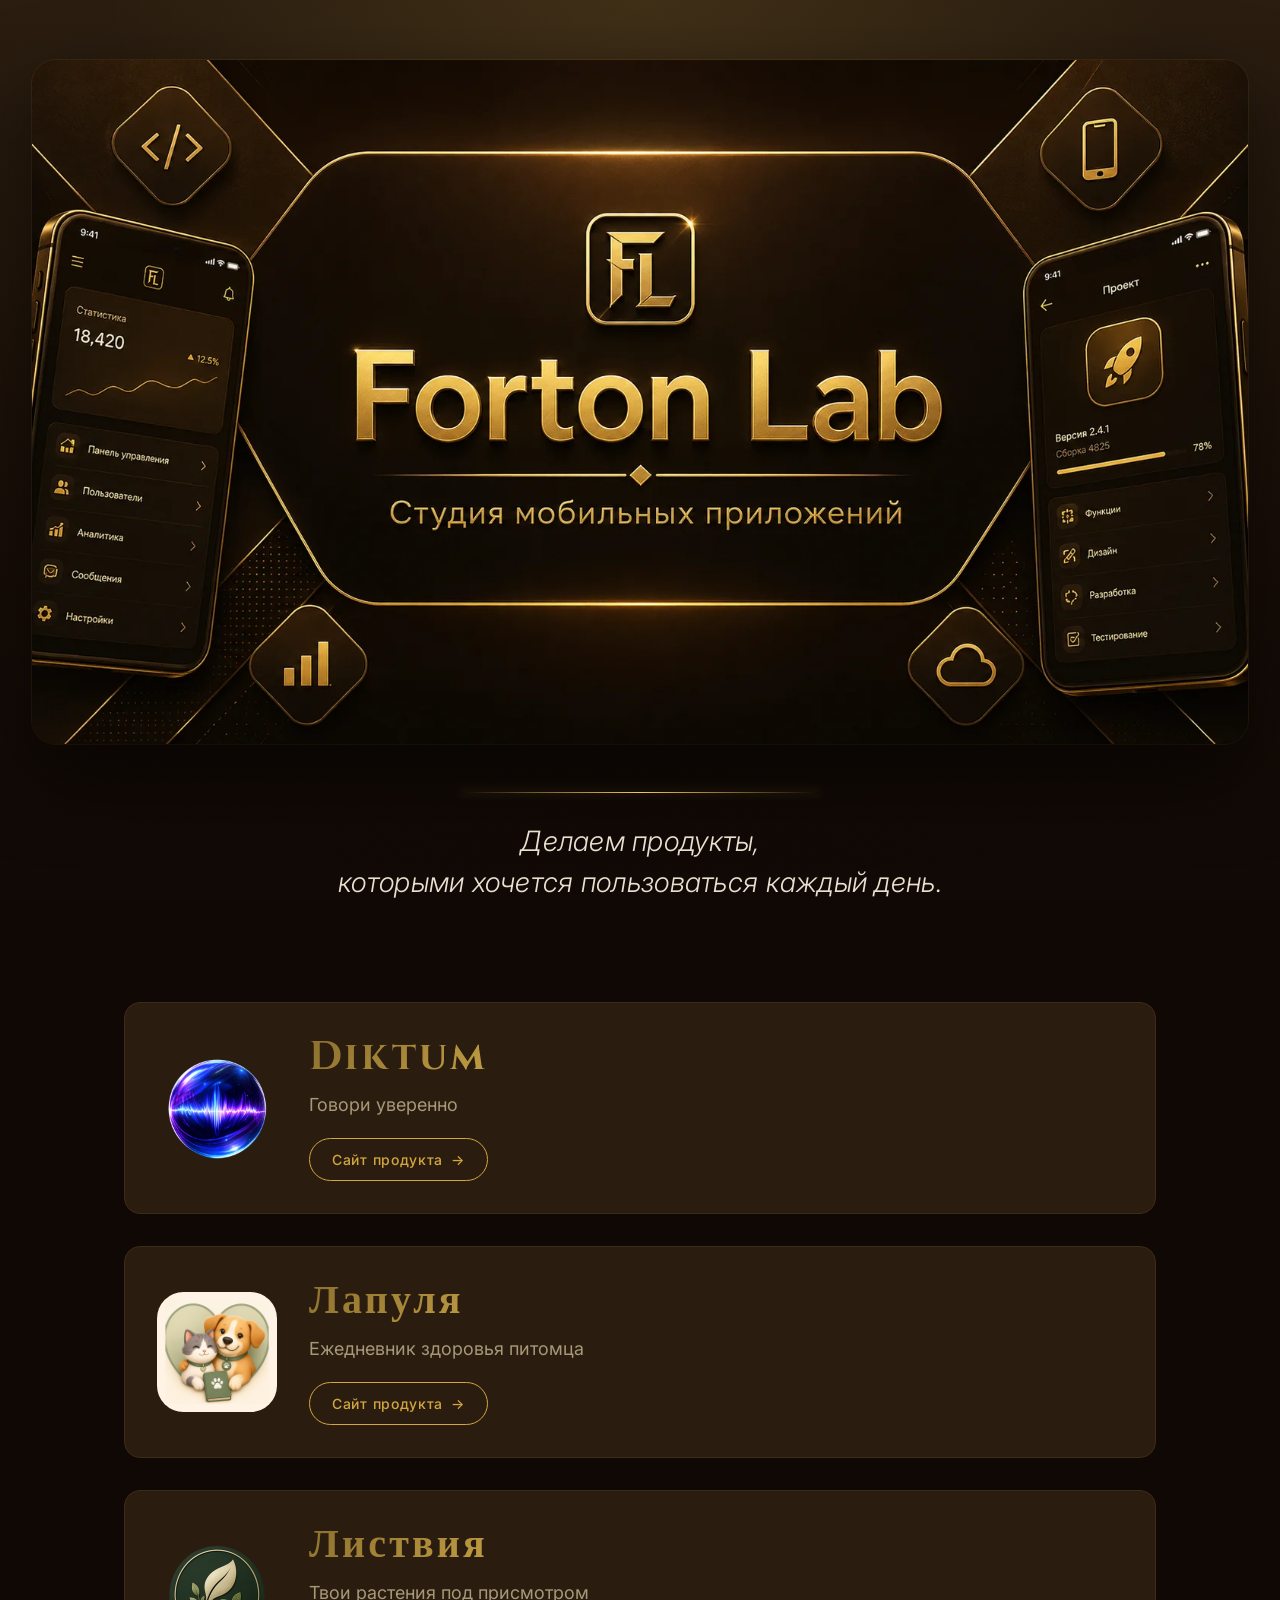
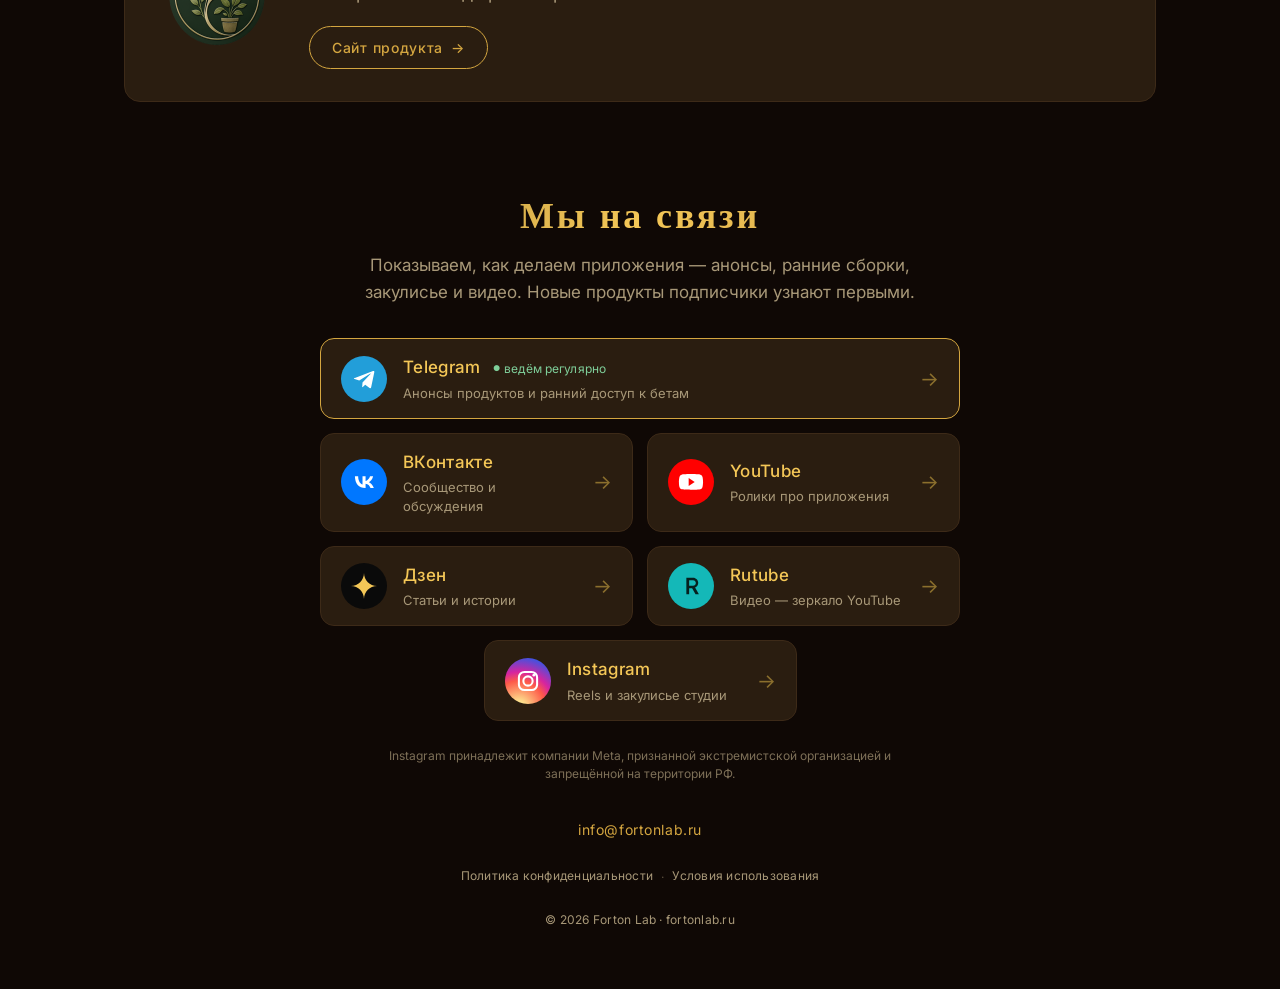
<file: index.html>
<!DOCTYPE html>
<html lang="ru">
<head>
  <meta charset="UTF-8">
  <meta name="viewport" content="width=device-width, initial-scale=1.0">
  <title>Forton Lab — российская студия мобильных приложений</title>
  <meta name="description" content="Forton Lab — российская студия мобильных приложений. Diktum, Листвия, Лапуля и другие продукты для русскоязычной аудитории.">

  <meta property="og:type" content="website">
  <meta property="og:url" content="https://fortonlab.ru/">
  <meta property="og:title" content="Forton Lab — российская студия мобильных приложений">
  <meta property="og:description" content="Делаем продукты, которыми хочется пользоваться каждый день. Diktum, Листвия, Лапуля и другие.">
  <meta property="og:image" content="https://fortonlab.ru/assets/og.png">
  <meta property="og:locale" content="ru_RU">

  <meta name="twitter:card" content="summary_large_image">
  <meta name="twitter:title" content="Forton Lab — российская студия мобильных приложений">
  <meta name="twitter:description" content="Делаем продукты, которыми хочется пользоваться каждый день.">
  <meta name="twitter:image" content="https://fortonlab.ru/assets/og.png">

  <link rel="icon" type="image/png" sizes="32x32" href="assets/favicon-32.png?v=2">
  <link rel="icon" type="image/png" sizes="192x192" href="assets/favicon-192.png?v=2">
  <link rel="apple-touch-icon" sizes="180x180" href="assets/favicon-180.png?v=2">

  <link rel="preconnect" href="https://fonts.googleapis.com">
  <link rel="preconnect" href="https://fonts.gstatic.com" crossorigin>
  <link rel="preload" as="style" href="https://fonts.googleapis.com/css2?family=Cinzel:wght@400;700;900&family=Inter:wght@300;400;500&display=swap">
  <link rel="stylesheet" href="https://fonts.googleapis.com/css2?family=Cinzel:wght@400;700;900&family=Inter:wght@300;400;500&display=swap">

  <link rel="stylesheet" href="styles.css">
    <!-- Yandex.Metrika counter -->
    <script type="text/javascript">
       (function(m,e,t,r,i,k,a){m[i]=m[i]||function(){(m[i].a=m[i].a||[]).push(arguments)};
       m[i].l=1*new Date();
       for (var j = 0; j < document.scripts.length; j++) {if (document.scripts[j].src === r) { return; }}
       k=e.createElement(t),a=e.getElementsByTagName(t)[0],k.async=1,k.src=r,a.parentNode.insertBefore(k,a)})
       (window, document, "script", "https://mc.yandex.ru/metrika/tag.js?id=109268634", "ym");

       ym(109268634, "init", {
            ssr:true,
            webvisor:true,
            clickmap:true,
            ecommerce:"dataLayer",
            accurateTrackBounce:true,
            trackLinks:true
       });
    </script>
    <noscript><div><img src="https://mc.yandex.ru/watch/109268634" style="position:absolute; left:-9999px;" alt="" /></div></noscript>
    <!-- /Yandex.Metrika counter -->
    <!-- Yandex.Metrika goals -->
    <script>
    (function() {
      var rules = [
      ["diktumweb.ru", "click_app_diktum"],
      ["lapulyaweb.ru", "click_app_lapulya"],
      ["listviaweb.ru", "click_app_listvia"],
      ["t.me/", "click_channel_tg"],
      ["vk.com/", "click_channel_vk"],
      ["youtube.com/", "click_channel_youtube"],
      ["dzen.ru/", "click_channel_dzen"],
      ["rutube.ru/", "click_channel_rutube"],
      ["instagram.com/", "click_channel_instagram"]
      ];
      document.addEventListener('click', function(e) {
        var a = e.target.closest && e.target.closest('a[href]');
        if (!a || !window.ym) return;
        var href = a.getAttribute('href') || '';
        for (var i = 0; i < rules.length; i++) {
          if (href.indexOf(rules[i][0]) !== -1) {
            ym(109268634, 'reachGoal', rules[i][1]);
            break;
          }
        }
      }, true);
    })();
    </script>
    <!-- /Yandex.Metrika goals -->

</head>
<body>

  <main>

    <section class="hero" aria-labelledby="hero-mission">
      <img class="hero__banner" src="assets/hero-banner.webp" alt="Forton Lab — Студия мобильных приложений" width="1600" height="900">
      <p class="hero__mission" id="hero-mission">
        Делаем продукты,<br>
        которыми хочется пользоваться каждый день.
      </p>
    </section>

    <section class="products" aria-label="Продукты студии">

      <article class="product">
        <div class="product__icon-wrap">
          <img class="product__icon" src="assets/diktum-icon.png" alt="Diktum" width="120" height="120">
        </div>
        <div class="product__body">
          <h2 class="product__name">Diktum</h2>
          <p class="product__tagline">Говори уверенно</p>
          <a class="product__cta" href="https://diktumweb.ru" target="_blank" rel="noopener noreferrer">
            Сайт продукта <span aria-hidden="true">→</span>
          </a>
        </div>
      </article>

      <article class="product">
        <div class="product__icon-wrap">
          <img class="product__icon" src="assets/lapulya-icon.png" alt="Лапуля" width="120" height="120">
        </div>
        <div class="product__body">
          <h2 class="product__name">Лапуля</h2>
          <p class="product__tagline">Ежедневник здоровья питомца</p>
          <a class="product__cta" href="https://lapulyaweb.ru" target="_blank" rel="noopener noreferrer">
            Сайт продукта <span aria-hidden="true">→</span>
          </a>
        </div>
      </article>

      <article class="product">
        <div class="product__icon-wrap">
          <img class="product__icon" src="assets/listvia-icon.png" alt="Листвия" width="120" height="120">
        </div>
        <div class="product__body">
          <h2 class="product__name">Листвия</h2>
          <p class="product__tagline">Твои растения под присмотром</p>
          <a class="product__cta" href="https://listviaweb.ru" target="_blank" rel="noopener noreferrer">
            Сайт продукта <span aria-hidden="true">→</span>
          </a>
        </div>
      </article>

    </section>

    <section class="community" aria-label="Каналы и сообщества студии">
      <h2 class="community__title gold-text">Мы на связи</h2>
      <p class="community__sub">Показываем, как делаем приложения — анонсы, ранние сборки, закулисье и видео. Новые продукты подписчики узнают первыми.</p>

      <a class="channel channel--featured" href="https://t.me/fortonlab" target="_blank" rel="noopener noreferrer">
        <span class="channel__badge channel__badge--tg" aria-hidden="true">
          <svg viewBox="0 0 28 28" width="28" height="28" fill="none" xmlns="http://www.w3.org/2000/svg"><path d="M3.5 13.2L23.7 5.4c.9-.3 1.7.3 1.4 1.3l-3.4 16.2c-.2 1-.9 1.2-1.7.7l-4.7-3.5-2.3 2.2c-.3.3-.5.5-1 .5l.4-5.1L21 8.5c.4-.3-.1-.5-.6-.2l-11.5 7.2-5-1.5c-1.1-.3-1.1-1 .3-1.4z" fill="currentColor"/></svg>
        </span>
        <span class="channel__body">
          <span class="channel__name">Telegram <span class="channel__live">ведём регулярно</span></span>
          <span class="channel__desc">Анонсы продуктов и ранний доступ к бетам</span>
        </span>
        <span class="channel__arrow" aria-hidden="true">→</span>
      </a>

      <div class="community__grid">
        <a class="channel" href="https://vk.com/fortonlab" target="_blank" rel="noopener noreferrer">
          <span class="channel__badge channel__badge--vk" aria-hidden="true">
            <svg viewBox="0 0 28 28" width="28" height="28" fill="none" xmlns="http://www.w3.org/2000/svg"><path d="M15.4 20.5c-7 0-11-4.8-11.2-12.7h3.5c.1 5.8 2.7 8.3 4.7 8.8V7.8h3.3v5c2-.2 4.1-2.5 4.8-5h3.3c-.5 3.1-2.8 5.4-4.5 6.4 1.7.8 4.3 2.8 5.3 6.3h-3.6c-.8-2.5-2.7-4.4-5.3-4.6v4.6h-.3z" fill="currentColor"/></svg>
          </span>
          <span class="channel__body">
            <span class="channel__name">ВКонтакте</span>
            <span class="channel__desc">Сообщество и обсуждения</span>
          </span>
          <span class="channel__arrow" aria-hidden="true">→</span>
        </a>

        <a class="channel" href="https://youtube.com/@fortonlab" target="_blank" rel="noopener noreferrer">
          <span class="channel__badge channel__badge--yt" aria-hidden="true">
            <svg viewBox="0 0 28 28" width="28" height="28" fill="none" xmlns="http://www.w3.org/2000/svg"><path d="M26.4 8.5c-.3-1.2-1.2-2.1-2.4-2.4C21.8 5.5 14 5.5 14 5.5s-7.8 0-10 .6c-1.2.3-2.1 1.2-2.4 2.4C1 10.7 1 14 1 14s0 3.3.6 5.5c.3 1.2 1.2 2.1 2.4 2.4 2.2.6 10 .6 10 .6s7.8 0 10-.6c1.2-.3 2.1-1.2 2.4-2.4.6-2.2.6-5.5.6-5.5s0-3.3-.6-5.5zM11.5 18.2v-8.4l6.5 4.2-6.5 4.2z" fill="currentColor"/></svg>
          </span>
          <span class="channel__body">
            <span class="channel__name">YouTube</span>
            <span class="channel__desc">Ролики про приложения</span>
          </span>
          <span class="channel__arrow" aria-hidden="true">→</span>
        </a>

        <a class="channel" href="https://dzen.ru/fortonlab" target="_blank" rel="noopener noreferrer">
          <span class="channel__badge channel__badge--dzen" aria-hidden="true">
            <svg viewBox="0 0 28 28" width="28" height="28" xmlns="http://www.w3.org/2000/svg"><path d="M14 0c0 7.732 6.268 14 14 14-7.732 0-14 6.268-14 14 0-7.732-6.268-14-14-14 7.732 0 14-6.268 14-14z" fill="currentColor"/></svg>
          </span>
          <span class="channel__body">
            <span class="channel__name">Дзен</span>
            <span class="channel__desc">Статьи и истории</span>
          </span>
          <span class="channel__arrow" aria-hidden="true">→</span>
        </a>

        <a class="channel" href="https://rutube.ru/channel/78015944/" target="_blank" rel="noopener noreferrer">
          <span class="channel__badge channel__badge--rt" aria-hidden="true">
            <svg viewBox="0 0 28 28" width="28" height="28" xmlns="http://www.w3.org/2000/svg"><path d="M9 5h7.2c3.1 0 5.6 2.5 5.6 5.6 0 2.3-1.4 4.3-3.4 5.1L22.5 23h-3.6l-3.7-6.7H12V23H9V5zm3 2.7v6h4.2c1.7 0 3-1.3 3-3s-1.3-3-3-3H12z" fill="currentColor"/></svg>
          </span>
          <span class="channel__body">
            <span class="channel__name">Rutube</span>
            <span class="channel__desc">Видео — зеркало YouTube</span>
          </span>
          <span class="channel__arrow" aria-hidden="true">→</span>
        </a>

        <a class="channel channel--solo" href="https://www.instagram.com/forton_lab/" target="_blank" rel="noopener noreferrer">
          <span class="channel__badge channel__badge--ig" aria-hidden="true">
            <svg viewBox="0 0 28 28" width="28" height="28" fill="none" xmlns="http://www.w3.org/2000/svg"><rect x="4.2" y="4.2" width="19.6" height="19.6" rx="6" stroke="currentColor" stroke-width="2.2"/><circle cx="14" cy="14" r="5" stroke="currentColor" stroke-width="2.2"/><circle cx="20.3" cy="7.7" r="1.5" fill="currentColor"/></svg>
          </span>
          <span class="channel__body">
            <span class="channel__name">Instagram</span>
            <span class="channel__desc">Reels и закулисье студии</span>
          </span>
          <span class="channel__arrow" aria-hidden="true">→</span>
        </a>
      </div>

      <p class="community__note">Instagram принадлежит компании Meta, признанной экстремистской организацией и запрещённой на территории РФ.</p>
    </section>

    <footer class="footer">
      <a class="footer__email" href="mailto:info@fortonlab.ru">info@fortonlab.ru</a>
      <nav class="footer__legal" aria-label="Юридические документы">
        <a href="/privacy">Политика конфиденциальности</a>
        <span aria-hidden="true">·</span>
        <a href="/terms">Условия использования</a>
      </nav>
      <p class="footer__copy">© 2026 Forton Lab · fortonlab.ru</p>
    </footer>

  </main>

</body>
</html>
</file>
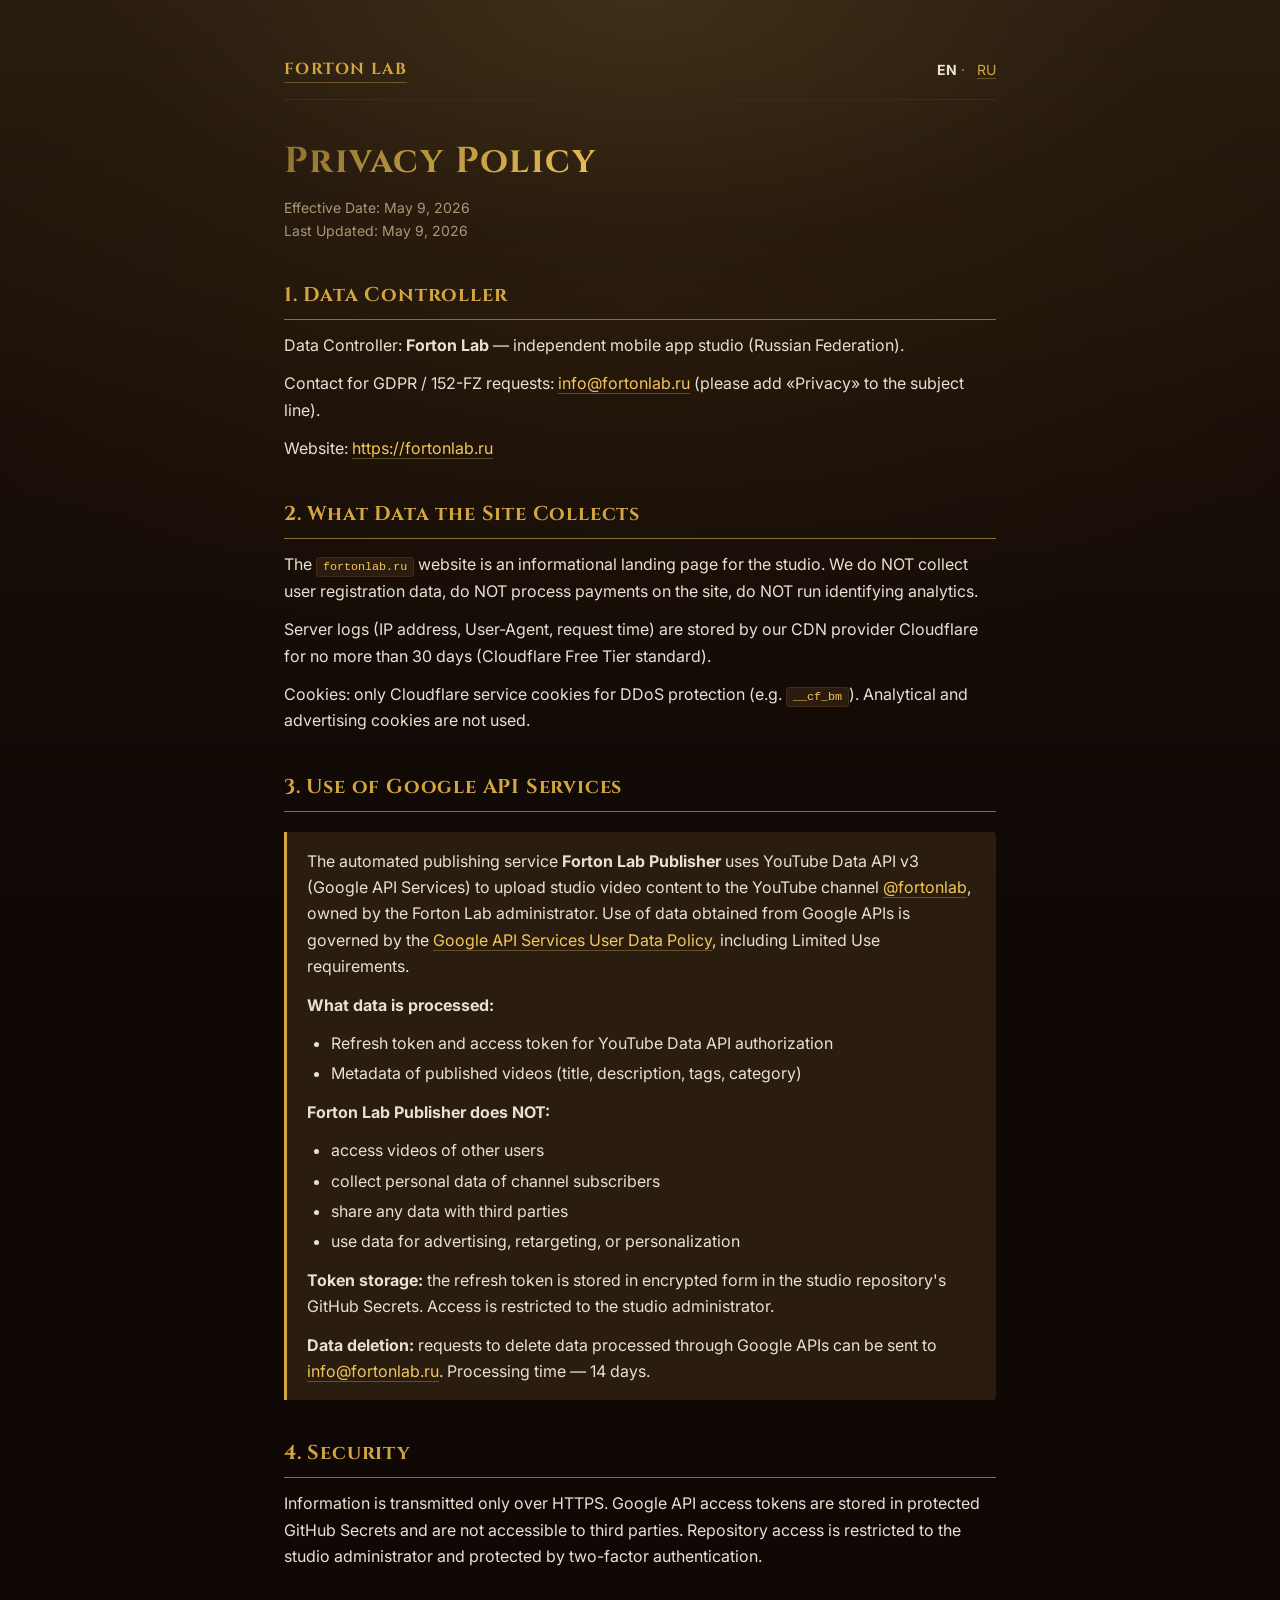
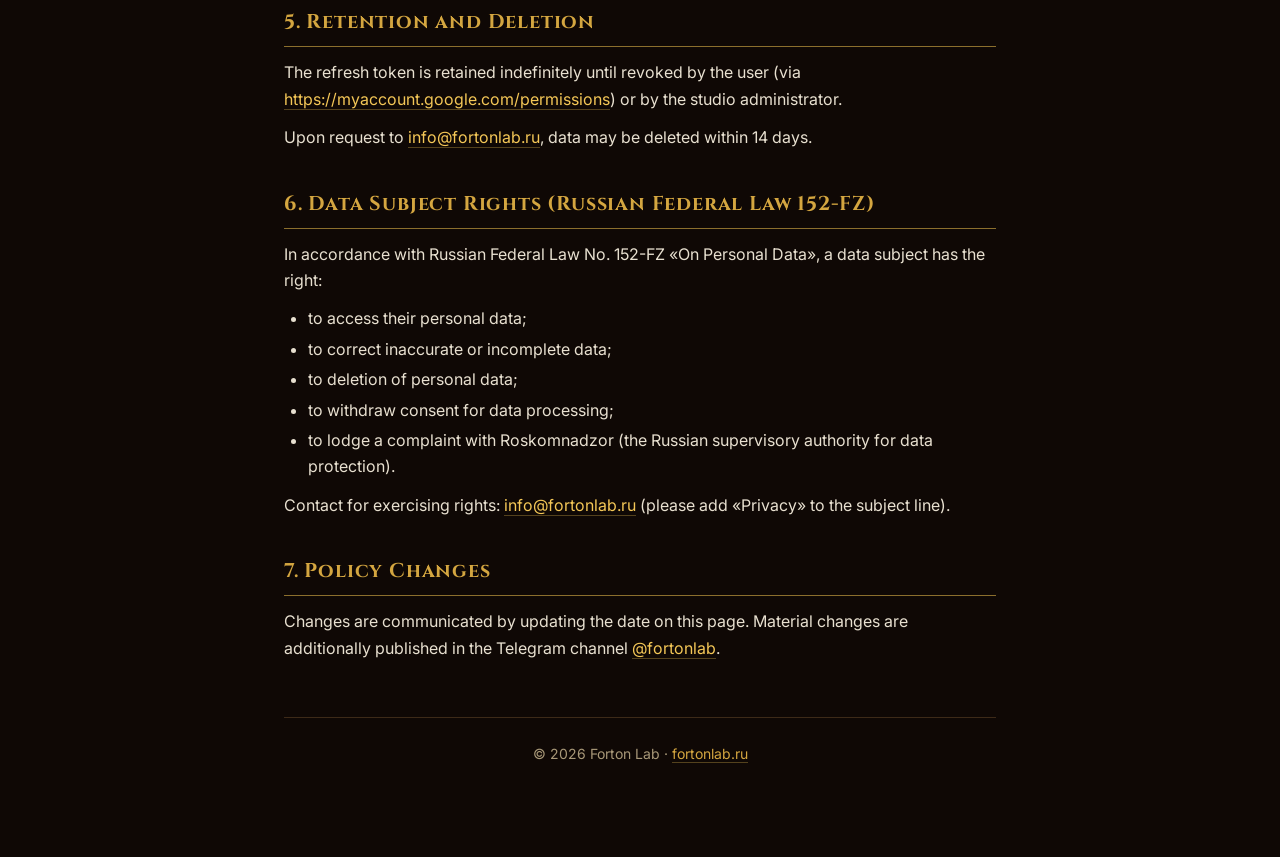
<file: privacy.en.html>
<!DOCTYPE html>
<html lang="en">
<head>
  <meta charset="UTF-8">
  <meta name="viewport" content="width=device-width, initial-scale=1.0">
  <title>Privacy Policy — Forton Lab</title>
  <meta name="description" content="Forton Lab Privacy Policy. Use of Google API Services, data subject rights, contacts for GDPR requests.">
  <meta name="robots" content="index, follow">

  <link rel="icon" type="image/png" sizes="32x32" href="assets/favicon-32.png?v=2">
  <link rel="icon" type="image/png" sizes="192x192" href="assets/favicon-192.png?v=2">
  <link rel="apple-touch-icon" sizes="180x180" href="assets/favicon-180.png?v=2">

  <link rel="preconnect" href="https://fonts.googleapis.com">
  <link rel="preconnect" href="https://fonts.gstatic.com" crossorigin>
  <link rel="stylesheet" href="https://fonts.googleapis.com/css2?family=Cinzel:wght@400;700;900&family=Inter:wght@300;400;500&display=swap">

  <style>
    :root {
      --bg-base: #1A0F08;
      --bg-deep: #0F0805;
      --bg-card: #2A1D10;
      --border: #3D2A18;
      --gold: #D4A640;
      --gold-bright: #F4C757;
      --gold-dark: #8B6F2D;
      --gold-mid: #B58A3C;
      --text: #E8E0D0;
      --text-muted: #A89878;
      --gold-linear: linear-gradient(135deg, #8B6F2D 0%, #F4C757 50%, #B58A3C 100%);
      --font-display: 'Cinzel', Georgia, serif;
      --font-body: 'Inter', system-ui, -apple-system, sans-serif;
    }
    *, *::before, *::after { box-sizing: border-box; margin: 0; padding: 0; }
    html { scroll-behavior: smooth; }
    body {
      min-height: 100vh;
      font-family: var(--font-body);
      font-weight: 400;
      color: var(--text);
      background-color: var(--bg-deep);
      background-image:
        radial-gradient(ellipse 70% 45% at 50% 0%, rgba(244, 199, 87, 0.10) 0%, rgba(244, 199, 87, 0) 60%),
        radial-gradient(ellipse 90% 60% at 50% 35%, rgba(212, 166, 64, 0.06) 0%, rgba(212, 166, 64, 0) 65%),
        linear-gradient(180deg, #2A1D10 0%, #1A0F08 45%, #0F0805 100%);
      background-attachment: fixed;
      background-repeat: no-repeat;
      -webkit-font-smoothing: antialiased;
      -moz-osx-font-smoothing: grayscale;
      text-rendering: optimizeLegibility;
      line-height: 1.65;
    }
    main {
      width: 100%;
      max-width: 760px;
      margin: 0 auto;
      padding: 56px 24px 80px;
      position: relative;
      z-index: 1;
    }
    .nav-bar {
      display: flex;
      justify-content: space-between;
      align-items: center;
      margin-bottom: 40px;
      padding-bottom: 16px;
      border-bottom: 1px solid var(--border);
    }
    .nav-home {
      font-family: var(--font-display);
      font-weight: 700;
      letter-spacing: 0.08em;
      font-size: 16px;
      color: var(--gold);
      text-decoration: none;
    }
    .nav-home:hover { color: var(--gold-bright); }
    .lang-switch { font-size: 14px; color: var(--text-muted); }
    .lang-switch a { color: var(--gold); text-decoration: none; margin-left: 8px; }
    .lang-switch a:hover { color: var(--gold-bright); }
    .lang-switch strong { color: var(--text); margin-left: 8px; }
    h1 {
      font-family: var(--font-display);
      font-weight: 700;
      font-size: clamp(28px, 4vw, 36px);
      letter-spacing: 0.04em;
      background: var(--gold-linear);
      -webkit-background-clip: text;
      -webkit-text-fill-color: transparent;
      background-clip: text;
      color: transparent;
      margin-bottom: 12px;
      line-height: 1.2;
    }
    h2 {
      font-family: var(--font-display);
      font-weight: 700;
      font-size: 20px;
      color: var(--gold);
      letter-spacing: 0.04em;
      margin-top: 36px;
      margin-bottom: 12px;
      padding-bottom: 8px;
      border-bottom: 1px solid var(--gold-dark);
    }
    .meta {
      color: var(--text-muted);
      font-size: 14px;
      margin-bottom: 32px;
    }
    p { margin-bottom: 12px; }
    ul { margin: 8px 0 12px 24px; }
    li { margin-bottom: 4px; }
    a {
      color: var(--gold-bright);
      text-decoration: none;
      border-bottom: 1px solid rgba(244, 199, 87, 0.3);
      transition: color 0.2s ease, border-color 0.2s ease;
    }
    a:hover { color: var(--gold); border-bottom-color: var(--gold); }
    code {
      background: var(--bg-card);
      color: var(--gold-bright);
      padding: 2px 6px;
      border-radius: 3px;
      font-size: 0.9em;
      border: 1px solid var(--border);
    }
    .important {
      background: var(--bg-card);
      border-left: 3px solid var(--gold);
      padding: 16px 20px;
      margin: 20px 0;
      border-radius: 0 4px 4px 0;
    }
    .important p:last-child { margin-bottom: 0; }
    .footer {
      margin-top: 56px;
      padding-top: 24px;
      border-top: 1px solid var(--border);
      color: var(--text-muted);
      font-size: 14px;
      text-align: center;
    }
    .footer a { color: var(--gold); }
  </style>
    <!-- Yandex.Metrika counter -->
    <script type="text/javascript">
       (function(m,e,t,r,i,k,a){m[i]=m[i]||function(){(m[i].a=m[i].a||[]).push(arguments)};
       m[i].l=1*new Date();
       for (var j = 0; j < document.scripts.length; j++) {if (document.scripts[j].src === r) { return; }}
       k=e.createElement(t),a=e.getElementsByTagName(t)[0],k.async=1,k.src=r,a.parentNode.insertBefore(k,a)})
       (window, document, "script", "https://mc.yandex.ru/metrika/tag.js?id=109268634", "ym");

       ym(109268634, "init", {
            ssr:true,
            webvisor:true,
            clickmap:true,
            ecommerce:"dataLayer",
            accurateTrackBounce:true,
            trackLinks:true
       });
    </script>
    <noscript><div><img src="https://mc.yandex.ru/watch/109268634" style="position:absolute; left:-9999px;" alt="" /></div></noscript>
    <!-- /Yandex.Metrika counter -->
    <!-- Yandex.Metrika goals -->
    <script>
    (function() {
      var rules = [
      ["diktumweb.ru", "click_app_diktum"],
      ["t.me/", "click_channel_tg"],
      ["vk.com/", "click_channel_vk"],
      ["youtube.com/", "click_channel_youtube"],
      ["dzen.ru/", "click_channel_dzen"],
      ["rutube.ru/", "click_channel_rutube"]
      ];
      document.addEventListener('click', function(e) {
        var a = e.target.closest && e.target.closest('a[href]');
        if (!a || !window.ym) return;
        var href = a.getAttribute('href') || '';
        for (var i = 0; i < rules.length; i++) {
          if (href.indexOf(rules[i][0]) !== -1) {
            ym(109268634, 'reachGoal', rules[i][1]);
            break;
          }
        }
      }, true);
    })();
    </script>
    <!-- /Yandex.Metrika goals -->

</head>
<body>
  <main>
    <div class="nav-bar">
      <a class="nav-home" href="/">FORTON LAB</a>
      <div class="lang-switch"><strong>EN</strong> · <a href="/privacy">RU</a></div>
    </div>

    <h1>Privacy Policy</h1>
    <div class="meta">
      Effective Date: May 9, 2026<br>
      Last Updated: May 9, 2026
    </div>

    <h2>1. Data Controller</h2>
    <p>Data Controller: <strong>Forton Lab</strong> — independent mobile app studio (Russian Federation).</p>
    <p>Contact for GDPR / 152-FZ requests: <a href="mailto:info@fortonlab.ru">info@fortonlab.ru</a> (please add «Privacy» to the subject line).</p>
    <p>Website: <a href="https://fortonlab.ru">https://fortonlab.ru</a></p>

    <h2>2. What Data the Site Collects</h2>
    <p>The <code>fortonlab.ru</code> website is an informational landing page for the studio. We do NOT collect user registration data, do NOT process payments on the site, do NOT run identifying analytics.</p>
    <p>Server logs (IP address, User-Agent, request time) are stored by our CDN provider Cloudflare for no more than 30 days (Cloudflare Free Tier standard).</p>
    <p>Cookies: only Cloudflare service cookies for DDoS protection (e.g. <code>__cf_bm</code>). Analytical and advertising cookies are not used.</p>

    <h2>3. Use of Google API Services</h2>
    <div class="important">
      <p>The automated publishing service <strong>Forton Lab Publisher</strong> uses YouTube Data API v3 (Google API Services) to upload studio video content to the YouTube channel <a href="https://youtube.com/@fortonlab">@fortonlab</a>, owned by the Forton Lab administrator. Use of data obtained from Google APIs is governed by the <a href="https://developers.google.com/terms/api-services-user-data-policy">Google API Services User Data Policy</a>, including Limited Use requirements.</p>

      <p><strong>What data is processed:</strong></p>
      <ul>
        <li>Refresh token and access token for YouTube Data API authorization</li>
        <li>Metadata of published videos (title, description, tags, category)</li>
      </ul>

      <p><strong>Forton Lab Publisher does NOT:</strong></p>
      <ul>
        <li>access videos of other users</li>
        <li>collect personal data of channel subscribers</li>
        <li>share any data with third parties</li>
        <li>use data for advertising, retargeting, or personalization</li>
      </ul>

      <p><strong>Token storage:</strong> the refresh token is stored in encrypted form in the studio repository's GitHub Secrets. Access is restricted to the studio administrator.</p>

      <p><strong>Data deletion:</strong> requests to delete data processed through Google APIs can be sent to <a href="mailto:info@fortonlab.ru">info@fortonlab.ru</a>. Processing time — 14 days.</p>
    </div>

    <h2>4. Security</h2>
    <p>Information is transmitted only over HTTPS. Google API access tokens are stored in protected GitHub Secrets and are not accessible to third parties. Repository access is restricted to the studio administrator and protected by two-factor authentication.</p>

    <h2>5. Retention and Deletion</h2>
    <p>The refresh token is retained indefinitely until revoked by the user (via <a href="https://myaccount.google.com/permissions">https://myaccount.google.com/permissions</a>) or by the studio administrator.</p>
    <p>Upon request to <a href="mailto:info@fortonlab.ru">info@fortonlab.ru</a>, data may be deleted within 14 days.</p>

    <h2>6. Data Subject Rights (Russian Federal Law 152-FZ)</h2>
    <p>In accordance with Russian Federal Law No. 152-FZ «On Personal Data», a data subject has the right:</p>
    <ul>
      <li>to access their personal data;</li>
      <li>to correct inaccurate or incomplete data;</li>
      <li>to deletion of personal data;</li>
      <li>to withdraw consent for data processing;</li>
      <li>to lodge a complaint with Roskomnadzor (the Russian supervisory authority for data protection).</li>
    </ul>
    <p>Contact for exercising rights: <a href="mailto:info@fortonlab.ru">info@fortonlab.ru</a> (please add «Privacy» to the subject line).</p>

    <h2>7. Policy Changes</h2>
    <p>Changes are communicated by updating the date on this page. Material changes are additionally published in the Telegram channel <a href="https://t.me/fortonlab">@fortonlab</a>.</p>

    <div class="footer">
      <p>© 2026 Forton Lab · <a href="/">fortonlab.ru</a></p>
    </div>
  </main>
</body>
</html>
</file>
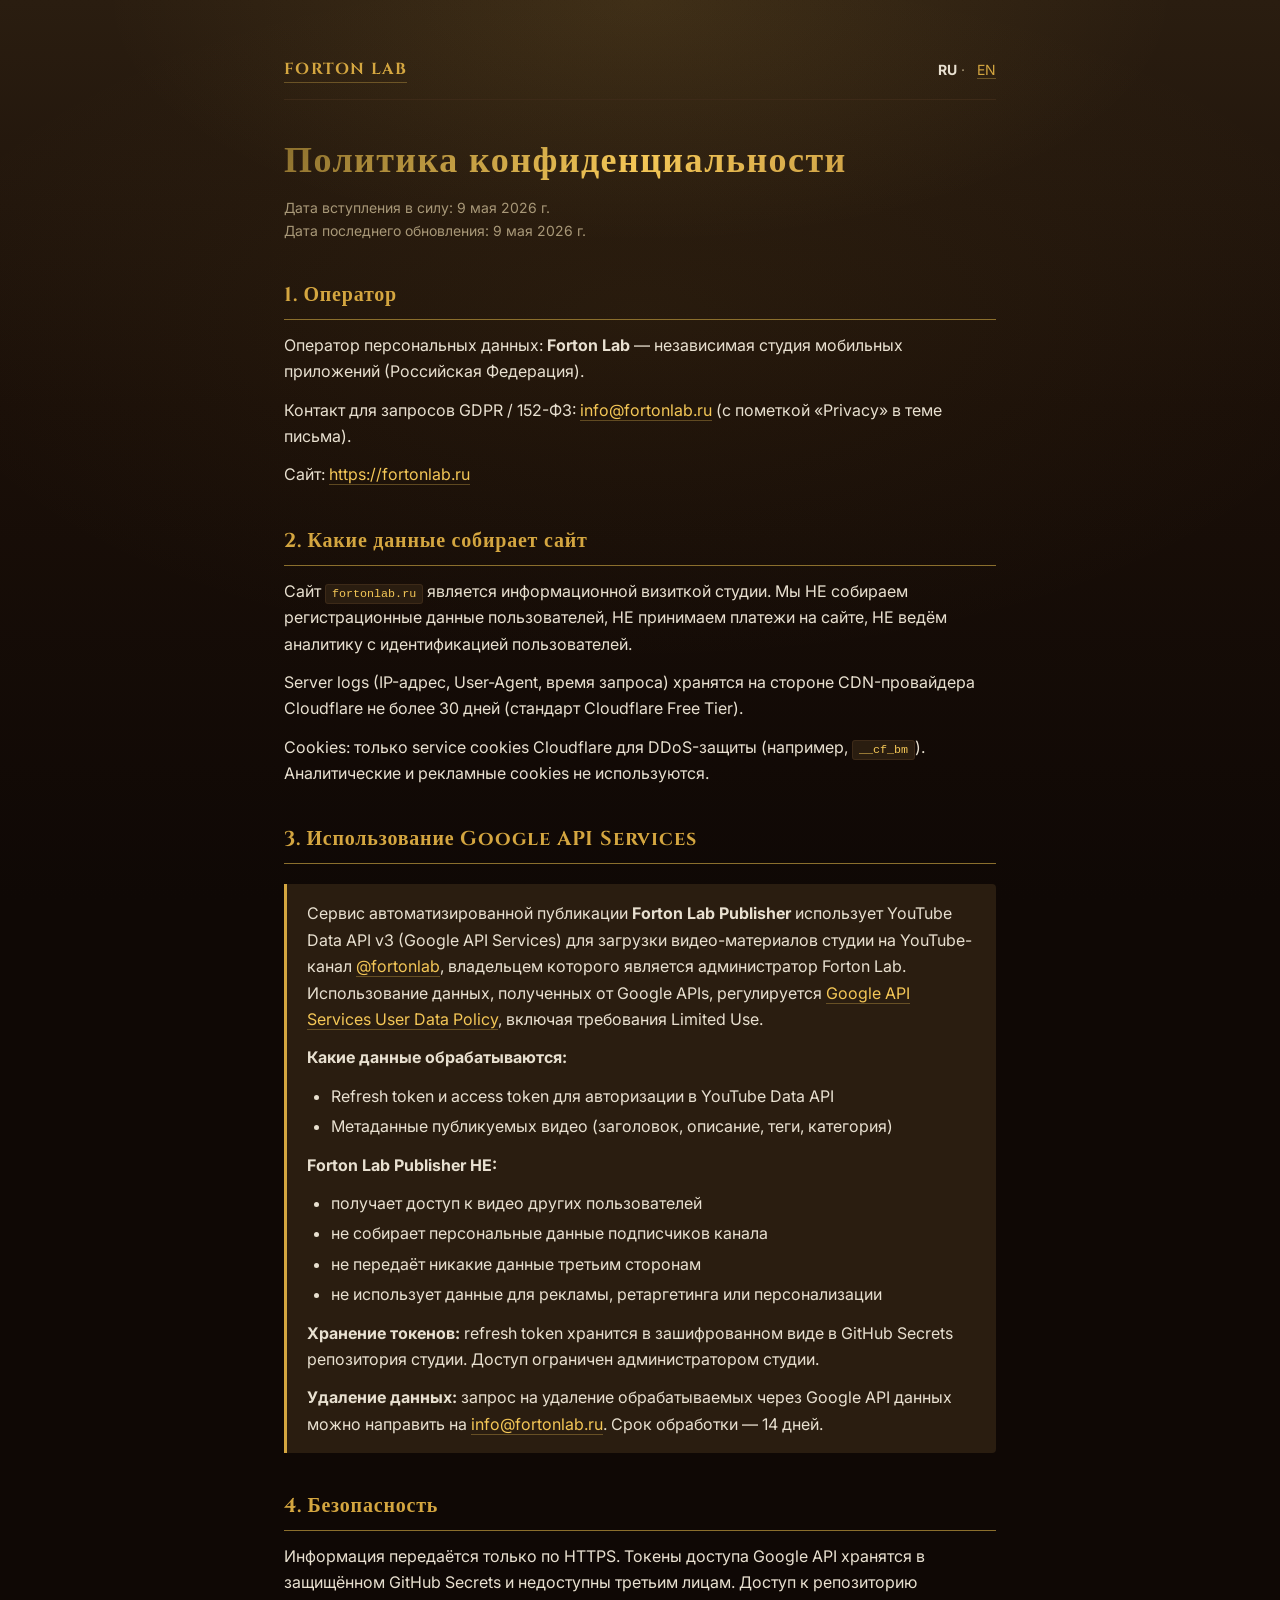
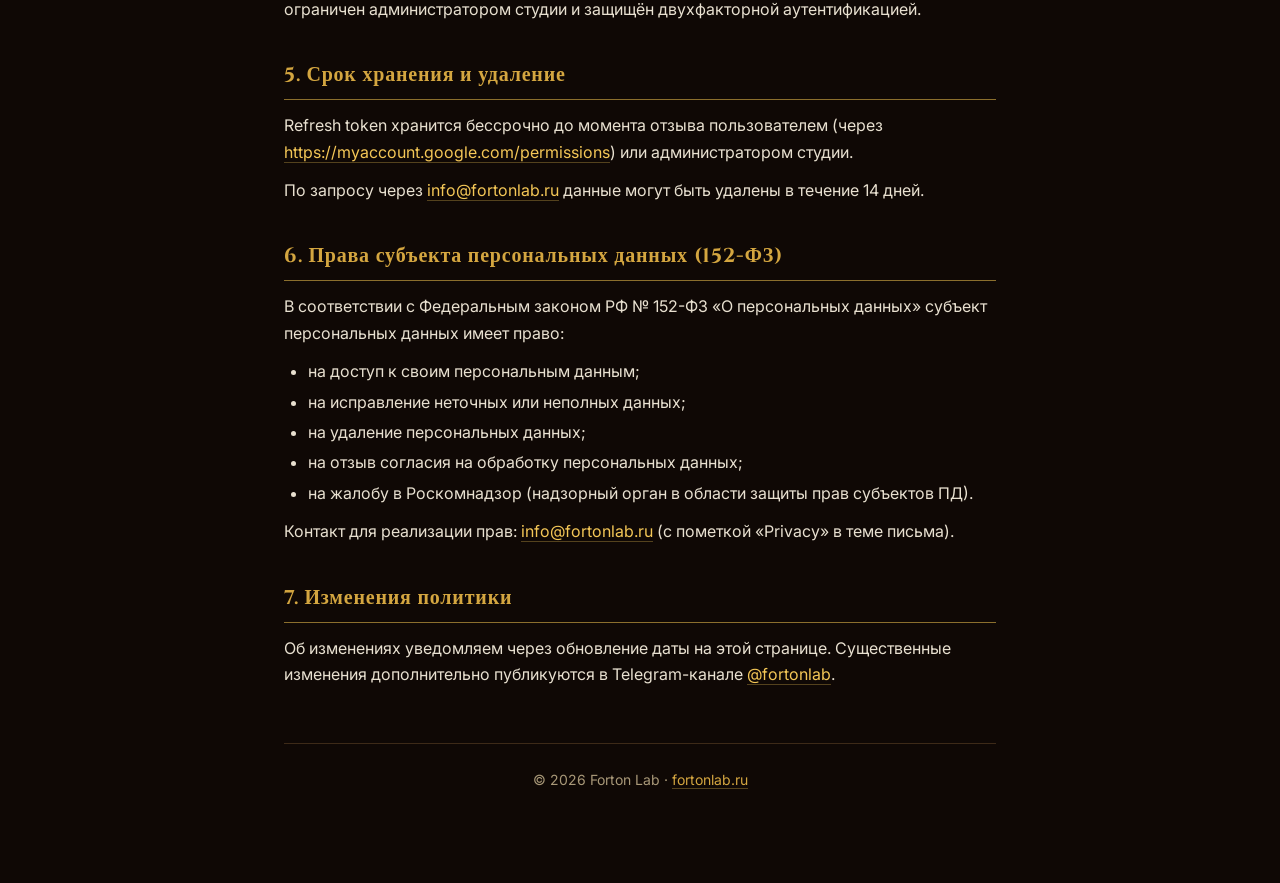
<file: privacy.html>
<!DOCTYPE html>
<html lang="ru">
<head>
  <meta charset="UTF-8">
  <meta name="viewport" content="width=device-width, initial-scale=1.0">
  <title>Политика конфиденциальности — Forton Lab</title>
  <meta name="description" content="Политика конфиденциальности Forton Lab. Использование Google API Services, права субъекта персональных данных по 152-ФЗ, контакты для GDPR-запросов.">
  <meta name="robots" content="index, follow">

  <link rel="icon" type="image/png" sizes="32x32" href="assets/favicon-32.png?v=2">
  <link rel="icon" type="image/png" sizes="192x192" href="assets/favicon-192.png?v=2">
  <link rel="apple-touch-icon" sizes="180x180" href="assets/favicon-180.png?v=2">

  <link rel="preconnect" href="https://fonts.googleapis.com">
  <link rel="preconnect" href="https://fonts.gstatic.com" crossorigin>
  <link rel="stylesheet" href="https://fonts.googleapis.com/css2?family=Cinzel:wght@400;700;900&family=Inter:wght@300;400;500&display=swap">

  <style>
    :root {
      --bg-base: #1A0F08;
      --bg-deep: #0F0805;
      --bg-card: #2A1D10;
      --border: #3D2A18;
      --gold: #D4A640;
      --gold-bright: #F4C757;
      --gold-dark: #8B6F2D;
      --gold-mid: #B58A3C;
      --text: #E8E0D0;
      --text-muted: #A89878;
      --gold-linear: linear-gradient(135deg, #8B6F2D 0%, #F4C757 50%, #B58A3C 100%);
      --font-display: 'Cinzel', Georgia, serif;
      --font-body: 'Inter', system-ui, -apple-system, sans-serif;
    }
    *, *::before, *::after { box-sizing: border-box; margin: 0; padding: 0; }
    html { scroll-behavior: smooth; }
    body {
      min-height: 100vh;
      font-family: var(--font-body);
      font-weight: 400;
      color: var(--text);
      background-color: var(--bg-deep);
      background-image:
        radial-gradient(ellipse 70% 45% at 50% 0%, rgba(244, 199, 87, 0.10) 0%, rgba(244, 199, 87, 0) 60%),
        radial-gradient(ellipse 90% 60% at 50% 35%, rgba(212, 166, 64, 0.06) 0%, rgba(212, 166, 64, 0) 65%),
        linear-gradient(180deg, #2A1D10 0%, #1A0F08 45%, #0F0805 100%);
      background-attachment: fixed;
      background-repeat: no-repeat;
      -webkit-font-smoothing: antialiased;
      -moz-osx-font-smoothing: grayscale;
      text-rendering: optimizeLegibility;
      line-height: 1.65;
    }
    main {
      width: 100%;
      max-width: 760px;
      margin: 0 auto;
      padding: 56px 24px 80px;
      position: relative;
      z-index: 1;
    }
    .nav-bar {
      display: flex;
      justify-content: space-between;
      align-items: center;
      margin-bottom: 40px;
      padding-bottom: 16px;
      border-bottom: 1px solid var(--border);
    }
    .nav-home {
      font-family: var(--font-display);
      font-weight: 700;
      letter-spacing: 0.08em;
      font-size: 16px;
      color: var(--gold);
      text-decoration: none;
    }
    .nav-home:hover { color: var(--gold-bright); }
    .lang-switch { font-size: 14px; color: var(--text-muted); }
    .lang-switch a { color: var(--gold); text-decoration: none; margin-left: 8px; }
    .lang-switch a:hover { color: var(--gold-bright); }
    .lang-switch strong { color: var(--text); margin-left: 8px; }
    h1 {
      font-family: var(--font-display);
      font-weight: 700;
      font-size: clamp(28px, 4vw, 36px);
      letter-spacing: 0.04em;
      background: var(--gold-linear);
      -webkit-background-clip: text;
      -webkit-text-fill-color: transparent;
      background-clip: text;
      color: transparent;
      margin-bottom: 12px;
      line-height: 1.2;
    }
    h2 {
      font-family: var(--font-display);
      font-weight: 700;
      font-size: 20px;
      color: var(--gold);
      letter-spacing: 0.04em;
      margin-top: 36px;
      margin-bottom: 12px;
      padding-bottom: 8px;
      border-bottom: 1px solid var(--gold-dark);
    }
    .meta {
      color: var(--text-muted);
      font-size: 14px;
      margin-bottom: 32px;
    }
    p { margin-bottom: 12px; }
    ul { margin: 8px 0 12px 24px; }
    li { margin-bottom: 4px; }
    a {
      color: var(--gold-bright);
      text-decoration: none;
      border-bottom: 1px solid rgba(244, 199, 87, 0.3);
      transition: color 0.2s ease, border-color 0.2s ease;
    }
    a:hover { color: var(--gold); border-bottom-color: var(--gold); }
    code {
      background: var(--bg-card);
      color: var(--gold-bright);
      padding: 2px 6px;
      border-radius: 3px;
      font-size: 0.9em;
      border: 1px solid var(--border);
    }
    .important {
      background: var(--bg-card);
      border-left: 3px solid var(--gold);
      padding: 16px 20px;
      margin: 20px 0;
      border-radius: 0 4px 4px 0;
    }
    .important p:last-child { margin-bottom: 0; }
    .footer {
      margin-top: 56px;
      padding-top: 24px;
      border-top: 1px solid var(--border);
      color: var(--text-muted);
      font-size: 14px;
      text-align: center;
    }
    .footer a { color: var(--gold); }
  </style>
    <!-- Yandex.Metrika counter -->
    <script type="text/javascript">
       (function(m,e,t,r,i,k,a){m[i]=m[i]||function(){(m[i].a=m[i].a||[]).push(arguments)};
       m[i].l=1*new Date();
       for (var j = 0; j < document.scripts.length; j++) {if (document.scripts[j].src === r) { return; }}
       k=e.createElement(t),a=e.getElementsByTagName(t)[0],k.async=1,k.src=r,a.parentNode.insertBefore(k,a)})
       (window, document, "script", "https://mc.yandex.ru/metrika/tag.js?id=109268634", "ym");

       ym(109268634, "init", {
            ssr:true,
            webvisor:true,
            clickmap:true,
            ecommerce:"dataLayer",
            accurateTrackBounce:true,
            trackLinks:true
       });
    </script>
    <noscript><div><img src="https://mc.yandex.ru/watch/109268634" style="position:absolute; left:-9999px;" alt="" /></div></noscript>
    <!-- /Yandex.Metrika counter -->
    <!-- Yandex.Metrika goals -->
    <script>
    (function() {
      var rules = [
      ["diktumweb.ru", "click_app_diktum"],
      ["t.me/", "click_channel_tg"],
      ["vk.com/", "click_channel_vk"],
      ["youtube.com/", "click_channel_youtube"],
      ["dzen.ru/", "click_channel_dzen"],
      ["rutube.ru/", "click_channel_rutube"]
      ];
      document.addEventListener('click', function(e) {
        var a = e.target.closest && e.target.closest('a[href]');
        if (!a || !window.ym) return;
        var href = a.getAttribute('href') || '';
        for (var i = 0; i < rules.length; i++) {
          if (href.indexOf(rules[i][0]) !== -1) {
            ym(109268634, 'reachGoal', rules[i][1]);
            break;
          }
        }
      }, true);
    })();
    </script>
    <!-- /Yandex.Metrika goals -->

</head>
<body>
  <main>
    <div class="nav-bar">
      <a class="nav-home" href="/">FORTON LAB</a>
      <div class="lang-switch"><strong>RU</strong> · <a href="/privacy.en.html">EN</a></div>
    </div>

    <h1>Политика конфиденциальности</h1>
    <div class="meta">
      Дата вступления в силу: 9 мая 2026 г.<br>
      Дата последнего обновления: 9 мая 2026 г.
    </div>

    <h2>1. Оператор</h2>
    <p>Оператор персональных данных: <strong>Forton Lab</strong> — независимая студия мобильных приложений (Российская Федерация).</p>
    <p>Контакт для запросов GDPR / 152-ФЗ: <a href="mailto:info@fortonlab.ru">info@fortonlab.ru</a> (с пометкой «Privacy» в теме письма).</p>
    <p>Сайт: <a href="https://fortonlab.ru">https://fortonlab.ru</a></p>

    <h2>2. Какие данные собирает сайт</h2>
    <p>Сайт <code>fortonlab.ru</code> является информационной визиткой студии. Мы НЕ собираем регистрационные данные пользователей, НЕ принимаем платежи на сайте, НЕ ведём аналитику с идентификацией пользователей.</p>
    <p>Server logs (IP-адрес, User-Agent, время запроса) хранятся на стороне CDN-провайдера Cloudflare не более 30 дней (стандарт Cloudflare Free Tier).</p>
    <p>Cookies: только service cookies Cloudflare для DDoS-защиты (например, <code>__cf_bm</code>). Аналитические и рекламные cookies не используются.</p>

    <h2>3. Использование Google API Services</h2>
    <div class="important">
      <p>Сервис автоматизированной публикации <strong>Forton Lab Publisher</strong> использует YouTube Data API v3 (Google API Services) для загрузки видео-материалов студии на YouTube-канал <a href="https://youtube.com/@fortonlab">@fortonlab</a>, владельцем которого является администратор Forton Lab. Использование данных, полученных от Google APIs, регулируется <a href="https://developers.google.com/terms/api-services-user-data-policy">Google API Services User Data Policy</a>, включая требования Limited Use.</p>

      <p><strong>Какие данные обрабатываются:</strong></p>
      <ul>
        <li>Refresh token и access token для авторизации в YouTube Data API</li>
        <li>Метаданные публикуемых видео (заголовок, описание, теги, категория)</li>
      </ul>

      <p><strong>Forton Lab Publisher НЕ:</strong></p>
      <ul>
        <li>получает доступ к видео других пользователей</li>
        <li>не собирает персональные данные подписчиков канала</li>
        <li>не передаёт никакие данные третьим сторонам</li>
        <li>не использует данные для рекламы, ретаргетинга или персонализации</li>
      </ul>

      <p><strong>Хранение токенов:</strong> refresh token хранится в зашифрованном виде в GitHub Secrets репозитория студии. Доступ ограничен администратором студии.</p>

      <p><strong>Удаление данных:</strong> запрос на удаление обрабатываемых через Google API данных можно направить на <a href="mailto:info@fortonlab.ru">info@fortonlab.ru</a>. Срок обработки — 14 дней.</p>
    </div>

    <h2>4. Безопасность</h2>
    <p>Информация передаётся только по HTTPS. Токены доступа Google API хранятся в защищённом GitHub Secrets и недоступны третьим лицам. Доступ к репозиторию ограничен администратором студии и защищён двухфакторной аутентификацией.</p>

    <h2>5. Срок хранения и удаление</h2>
    <p>Refresh token хранится бессрочно до момента отзыва пользователем (через <a href="https://myaccount.google.com/permissions">https://myaccount.google.com/permissions</a>) или администратором студии.</p>
    <p>По запросу через <a href="mailto:info@fortonlab.ru">info@fortonlab.ru</a> данные могут быть удалены в течение 14 дней.</p>

    <h2>6. Права субъекта персональных данных (152-ФЗ)</h2>
    <p>В соответствии с Федеральным законом РФ № 152-ФЗ «О персональных данных» субъект персональных данных имеет право:</p>
    <ul>
      <li>на доступ к своим персональным данным;</li>
      <li>на исправление неточных или неполных данных;</li>
      <li>на удаление персональных данных;</li>
      <li>на отзыв согласия на обработку персональных данных;</li>
      <li>на жалобу в Роскомнадзор (надзорный орган в области защиты прав субъектов ПД).</li>
    </ul>
    <p>Контакт для реализации прав: <a href="mailto:info@fortonlab.ru">info@fortonlab.ru</a> (с пометкой «Privacy» в теме письма).</p>

    <h2>7. Изменения политики</h2>
    <p>Об изменениях уведомляем через обновление даты на этой странице. Существенные изменения дополнительно публикуются в Telegram-канале <a href="https://t.me/fortonlab">@fortonlab</a>.</p>

    <div class="footer">
      <p>© 2026 Forton Lab · <a href="/">fortonlab.ru</a></p>
    </div>
  </main>
</body>
</html>
</file>
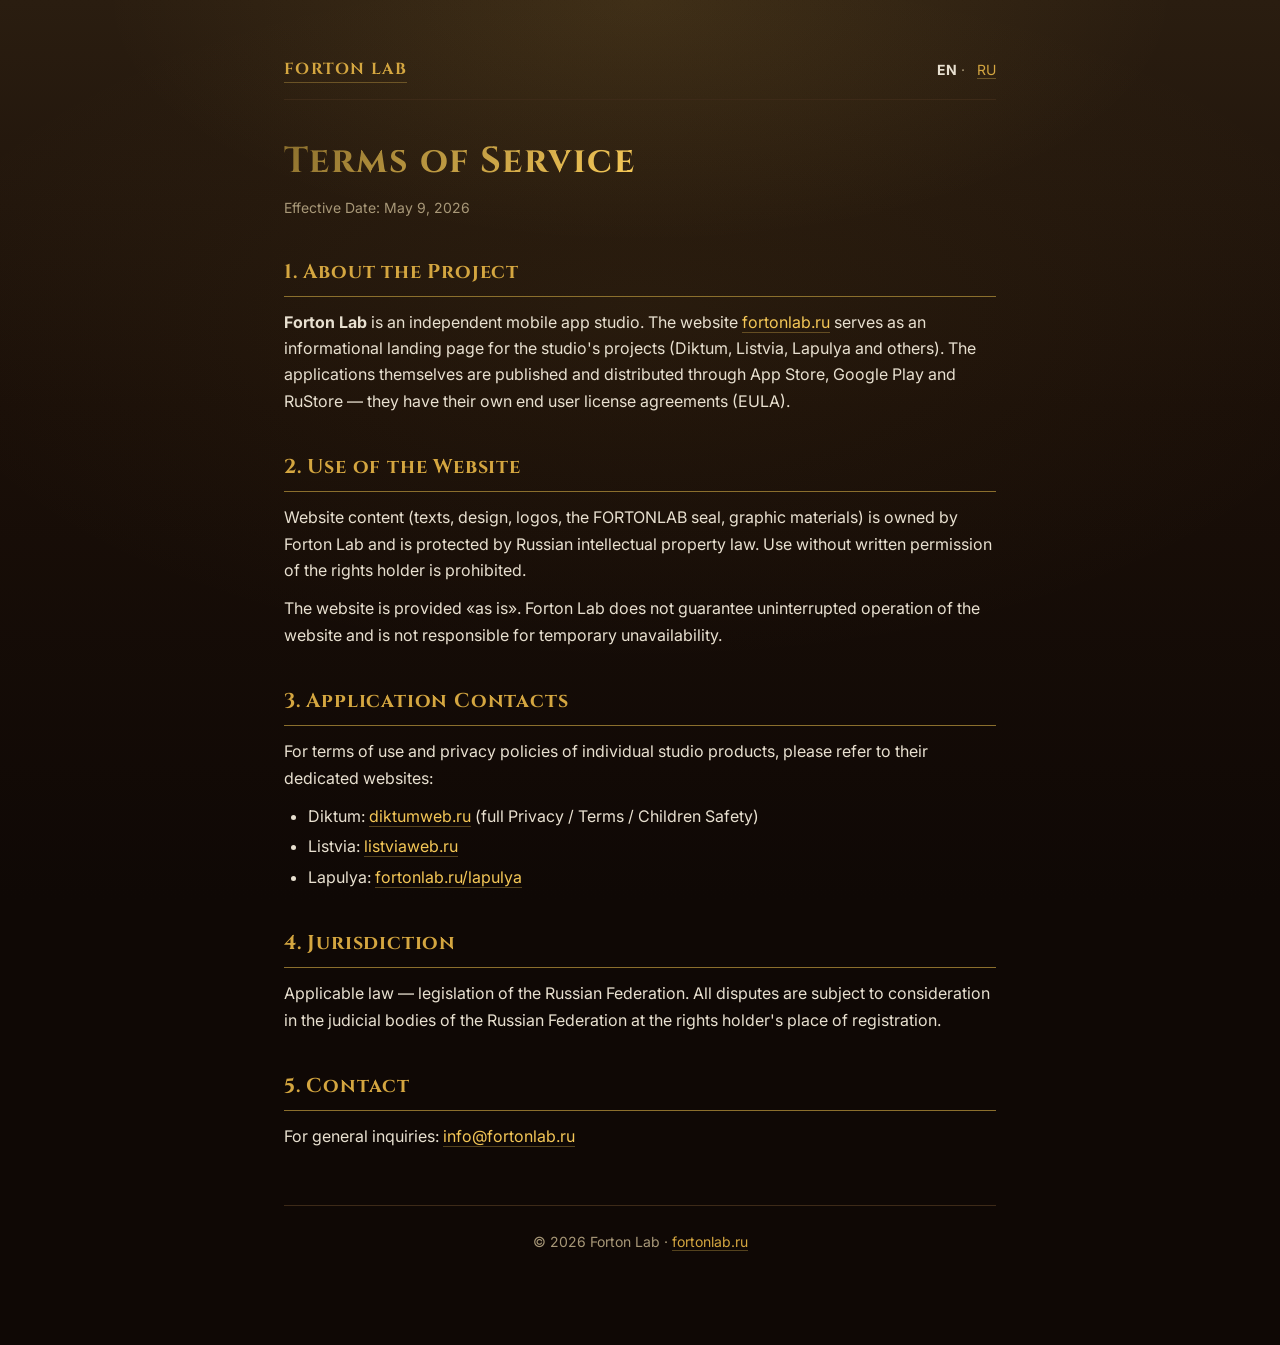
<file: terms.en.html>
<!DOCTYPE html>
<html lang="en">
<head>
  <meta charset="UTF-8">
  <meta name="viewport" content="width=device-width, initial-scale=1.0">
  <title>Terms of Service — Forton Lab</title>
  <meta name="description" content="Terms of Service for fortonlab.ru. Informational website of Forton Lab studio.">
  <meta name="robots" content="index, follow">

  <link rel="icon" type="image/png" sizes="32x32" href="assets/favicon-32.png?v=2">
  <link rel="icon" type="image/png" sizes="192x192" href="assets/favicon-192.png?v=2">
  <link rel="apple-touch-icon" sizes="180x180" href="assets/favicon-180.png?v=2">

  <link rel="preconnect" href="https://fonts.googleapis.com">
  <link rel="preconnect" href="https://fonts.gstatic.com" crossorigin>
  <link rel="stylesheet" href="https://fonts.googleapis.com/css2?family=Cinzel:wght@400;700;900&family=Inter:wght@300;400;500&display=swap">

  <style>
    :root {
      --bg-base: #1A0F08;
      --bg-deep: #0F0805;
      --bg-card: #2A1D10;
      --border: #3D2A18;
      --gold: #D4A640;
      --gold-bright: #F4C757;
      --gold-dark: #8B6F2D;
      --gold-mid: #B58A3C;
      --text: #E8E0D0;
      --text-muted: #A89878;
      --gold-linear: linear-gradient(135deg, #8B6F2D 0%, #F4C757 50%, #B58A3C 100%);
      --font-display: 'Cinzel', Georgia, serif;
      --font-body: 'Inter', system-ui, -apple-system, sans-serif;
    }
    *, *::before, *::after { box-sizing: border-box; margin: 0; padding: 0; }
    html { scroll-behavior: smooth; }
    body {
      min-height: 100vh;
      font-family: var(--font-body);
      font-weight: 400;
      color: var(--text);
      background-color: var(--bg-deep);
      background-image:
        radial-gradient(ellipse 70% 45% at 50% 0%, rgba(244, 199, 87, 0.10) 0%, rgba(244, 199, 87, 0) 60%),
        radial-gradient(ellipse 90% 60% at 50% 35%, rgba(212, 166, 64, 0.06) 0%, rgba(212, 166, 64, 0) 65%),
        linear-gradient(180deg, #2A1D10 0%, #1A0F08 45%, #0F0805 100%);
      background-attachment: fixed;
      background-repeat: no-repeat;
      -webkit-font-smoothing: antialiased;
      -moz-osx-font-smoothing: grayscale;
      text-rendering: optimizeLegibility;
      line-height: 1.65;
    }
    main {
      width: 100%;
      max-width: 760px;
      margin: 0 auto;
      padding: 56px 24px 80px;
      position: relative;
      z-index: 1;
    }
    .nav-bar {
      display: flex;
      justify-content: space-between;
      align-items: center;
      margin-bottom: 40px;
      padding-bottom: 16px;
      border-bottom: 1px solid var(--border);
    }
    .nav-home {
      font-family: var(--font-display);
      font-weight: 700;
      letter-spacing: 0.08em;
      font-size: 16px;
      color: var(--gold);
      text-decoration: none;
    }
    .nav-home:hover { color: var(--gold-bright); }
    .lang-switch { font-size: 14px; color: var(--text-muted); }
    .lang-switch a { color: var(--gold); text-decoration: none; margin-left: 8px; }
    .lang-switch a:hover { color: var(--gold-bright); }
    .lang-switch strong { color: var(--text); margin-left: 8px; }
    h1 {
      font-family: var(--font-display);
      font-weight: 700;
      font-size: clamp(28px, 4vw, 36px);
      letter-spacing: 0.04em;
      background: var(--gold-linear);
      -webkit-background-clip: text;
      -webkit-text-fill-color: transparent;
      background-clip: text;
      color: transparent;
      margin-bottom: 12px;
      line-height: 1.2;
    }
    h2 {
      font-family: var(--font-display);
      font-weight: 700;
      font-size: 20px;
      color: var(--gold);
      letter-spacing: 0.04em;
      margin-top: 36px;
      margin-bottom: 12px;
      padding-bottom: 8px;
      border-bottom: 1px solid var(--gold-dark);
    }
    .meta {
      color: var(--text-muted);
      font-size: 14px;
      margin-bottom: 32px;
    }
    p { margin-bottom: 12px; }
    ul { margin: 8px 0 12px 24px; }
    li { margin-bottom: 4px; }
    a {
      color: var(--gold-bright);
      text-decoration: none;
      border-bottom: 1px solid rgba(244, 199, 87, 0.3);
      transition: color 0.2s ease, border-color 0.2s ease;
    }
    a:hover { color: var(--gold); border-bottom-color: var(--gold); }
    .footer {
      margin-top: 56px;
      padding-top: 24px;
      border-top: 1px solid var(--border);
      color: var(--text-muted);
      font-size: 14px;
      text-align: center;
    }
    .footer a { color: var(--gold); }
  </style>
    <!-- Yandex.Metrika counter -->
    <script type="text/javascript">
       (function(m,e,t,r,i,k,a){m[i]=m[i]||function(){(m[i].a=m[i].a||[]).push(arguments)};
       m[i].l=1*new Date();
       for (var j = 0; j < document.scripts.length; j++) {if (document.scripts[j].src === r) { return; }}
       k=e.createElement(t),a=e.getElementsByTagName(t)[0],k.async=1,k.src=r,a.parentNode.insertBefore(k,a)})
       (window, document, "script", "https://mc.yandex.ru/metrika/tag.js?id=109268634", "ym");

       ym(109268634, "init", {
            ssr:true,
            webvisor:true,
            clickmap:true,
            ecommerce:"dataLayer",
            accurateTrackBounce:true,
            trackLinks:true
       });
    </script>
    <noscript><div><img src="https://mc.yandex.ru/watch/109268634" style="position:absolute; left:-9999px;" alt="" /></div></noscript>
    <!-- /Yandex.Metrika counter -->
    <!-- Yandex.Metrika goals -->
    <script>
    (function() {
      var rules = [
      ["diktumweb.ru", "click_app_diktum"],
      ["t.me/", "click_channel_tg"],
      ["vk.com/", "click_channel_vk"],
      ["youtube.com/", "click_channel_youtube"],
      ["dzen.ru/", "click_channel_dzen"],
      ["rutube.ru/", "click_channel_rutube"]
      ];
      document.addEventListener('click', function(e) {
        var a = e.target.closest && e.target.closest('a[href]');
        if (!a || !window.ym) return;
        var href = a.getAttribute('href') || '';
        for (var i = 0; i < rules.length; i++) {
          if (href.indexOf(rules[i][0]) !== -1) {
            ym(109268634, 'reachGoal', rules[i][1]);
            break;
          }
        }
      }, true);
    })();
    </script>
    <!-- /Yandex.Metrika goals -->

</head>
<body>
  <main>
    <div class="nav-bar">
      <a class="nav-home" href="/">FORTON LAB</a>
      <div class="lang-switch"><strong>EN</strong> · <a href="/terms">RU</a></div>
    </div>

    <h1>Terms of Service</h1>
    <div class="meta">Effective Date: May 9, 2026</div>

    <h2>1. About the Project</h2>
    <p><strong>Forton Lab</strong> is an independent mobile app studio. The website <a href="https://fortonlab.ru">fortonlab.ru</a> serves as an informational landing page for the studio's projects (Diktum, Listvia, Lapulya and others). The applications themselves are published and distributed through App Store, Google Play and RuStore — they have their own end user license agreements (EULA).</p>

    <h2>2. Use of the Website</h2>
    <p>Website content (texts, design, logos, the FORTONLAB seal, graphic materials) is owned by Forton Lab and is protected by Russian intellectual property law. Use without written permission of the rights holder is prohibited.</p>
    <p>The website is provided «as is». Forton Lab does not guarantee uninterrupted operation of the website and is not responsible for temporary unavailability.</p>

    <h2>3. Application Contacts</h2>
    <p>For terms of use and privacy policies of individual studio products, please refer to their dedicated websites:</p>
    <ul>
      <li>Diktum: <a href="https://diktumweb.ru">diktumweb.ru</a> (full Privacy / Terms / Children Safety)</li>
      <li>Listvia: <a href="https://listviaweb.ru">listviaweb.ru</a></li>
      <li>Lapulya: <a href="https://fortonlab.ru/lapulya/">fortonlab.ru/lapulya</a></li>
    </ul>

    <h2>4. Jurisdiction</h2>
    <p>Applicable law — legislation of the Russian Federation. All disputes are subject to consideration in the judicial bodies of the Russian Federation at the rights holder's place of registration.</p>

    <h2>5. Contact</h2>
    <p>For general inquiries: <a href="mailto:info@fortonlab.ru">info@fortonlab.ru</a></p>

    <div class="footer">
      <p>© 2026 Forton Lab · <a href="/">fortonlab.ru</a></p>
    </div>
  </main>
</body>
</html>
</file>
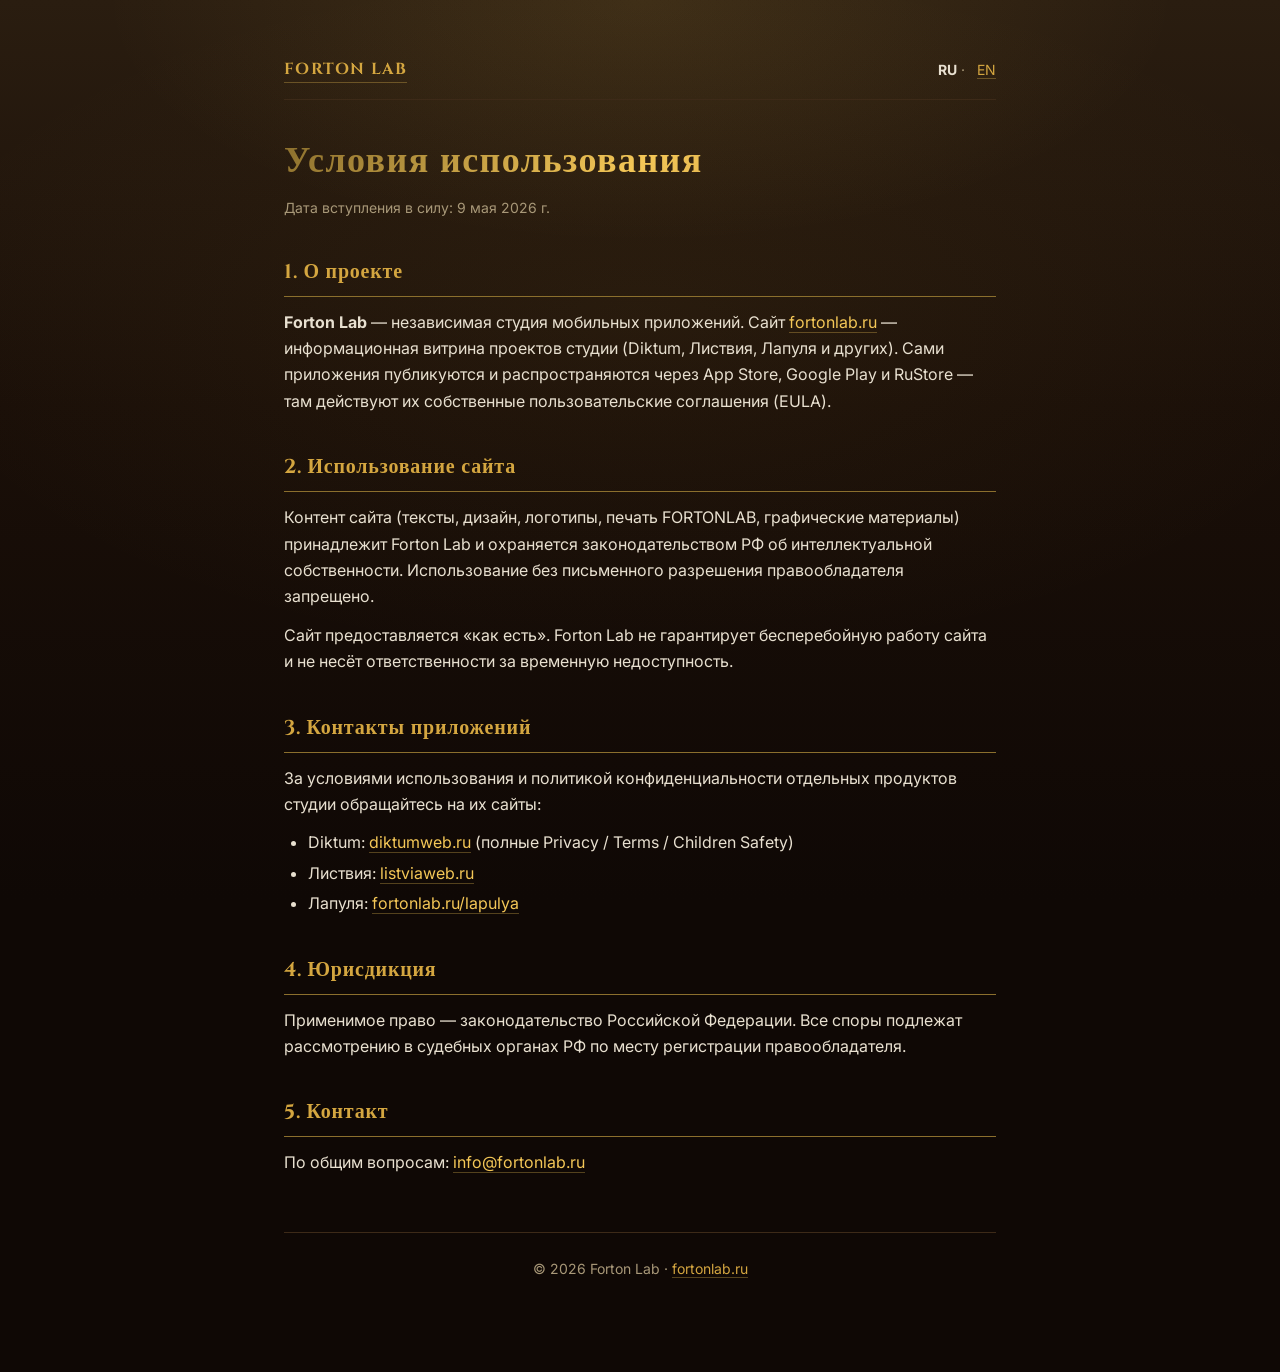
<file: terms.html>
<!DOCTYPE html>
<html lang="ru">
<head>
  <meta charset="UTF-8">
  <meta name="viewport" content="width=device-width, initial-scale=1.0">
  <title>Условия использования — Forton Lab</title>
  <meta name="description" content="Условия использования сайта fortonlab.ru. Информационная витрина студии Forton Lab.">
  <meta name="robots" content="index, follow">

  <link rel="icon" type="image/png" sizes="32x32" href="assets/favicon-32.png?v=2">
  <link rel="icon" type="image/png" sizes="192x192" href="assets/favicon-192.png?v=2">
  <link rel="apple-touch-icon" sizes="180x180" href="assets/favicon-180.png?v=2">

  <link rel="preconnect" href="https://fonts.googleapis.com">
  <link rel="preconnect" href="https://fonts.gstatic.com" crossorigin>
  <link rel="stylesheet" href="https://fonts.googleapis.com/css2?family=Cinzel:wght@400;700;900&family=Inter:wght@300;400;500&display=swap">

  <style>
    :root {
      --bg-base: #1A0F08;
      --bg-deep: #0F0805;
      --bg-card: #2A1D10;
      --border: #3D2A18;
      --gold: #D4A640;
      --gold-bright: #F4C757;
      --gold-dark: #8B6F2D;
      --gold-mid: #B58A3C;
      --text: #E8E0D0;
      --text-muted: #A89878;
      --gold-linear: linear-gradient(135deg, #8B6F2D 0%, #F4C757 50%, #B58A3C 100%);
      --font-display: 'Cinzel', Georgia, serif;
      --font-body: 'Inter', system-ui, -apple-system, sans-serif;
    }
    *, *::before, *::after { box-sizing: border-box; margin: 0; padding: 0; }
    html { scroll-behavior: smooth; }
    body {
      min-height: 100vh;
      font-family: var(--font-body);
      font-weight: 400;
      color: var(--text);
      background-color: var(--bg-deep);
      background-image:
        radial-gradient(ellipse 70% 45% at 50% 0%, rgba(244, 199, 87, 0.10) 0%, rgba(244, 199, 87, 0) 60%),
        radial-gradient(ellipse 90% 60% at 50% 35%, rgba(212, 166, 64, 0.06) 0%, rgba(212, 166, 64, 0) 65%),
        linear-gradient(180deg, #2A1D10 0%, #1A0F08 45%, #0F0805 100%);
      background-attachment: fixed;
      background-repeat: no-repeat;
      -webkit-font-smoothing: antialiased;
      -moz-osx-font-smoothing: grayscale;
      text-rendering: optimizeLegibility;
      line-height: 1.65;
    }
    main {
      width: 100%;
      max-width: 760px;
      margin: 0 auto;
      padding: 56px 24px 80px;
      position: relative;
      z-index: 1;
    }
    .nav-bar {
      display: flex;
      justify-content: space-between;
      align-items: center;
      margin-bottom: 40px;
      padding-bottom: 16px;
      border-bottom: 1px solid var(--border);
    }
    .nav-home {
      font-family: var(--font-display);
      font-weight: 700;
      letter-spacing: 0.08em;
      font-size: 16px;
      color: var(--gold);
      text-decoration: none;
    }
    .nav-home:hover { color: var(--gold-bright); }
    .lang-switch { font-size: 14px; color: var(--text-muted); }
    .lang-switch a { color: var(--gold); text-decoration: none; margin-left: 8px; }
    .lang-switch a:hover { color: var(--gold-bright); }
    .lang-switch strong { color: var(--text); margin-left: 8px; }
    h1 {
      font-family: var(--font-display);
      font-weight: 700;
      font-size: clamp(28px, 4vw, 36px);
      letter-spacing: 0.04em;
      background: var(--gold-linear);
      -webkit-background-clip: text;
      -webkit-text-fill-color: transparent;
      background-clip: text;
      color: transparent;
      margin-bottom: 12px;
      line-height: 1.2;
    }
    h2 {
      font-family: var(--font-display);
      font-weight: 700;
      font-size: 20px;
      color: var(--gold);
      letter-spacing: 0.04em;
      margin-top: 36px;
      margin-bottom: 12px;
      padding-bottom: 8px;
      border-bottom: 1px solid var(--gold-dark);
    }
    .meta {
      color: var(--text-muted);
      font-size: 14px;
      margin-bottom: 32px;
    }
    p { margin-bottom: 12px; }
    ul { margin: 8px 0 12px 24px; }
    li { margin-bottom: 4px; }
    a {
      color: var(--gold-bright);
      text-decoration: none;
      border-bottom: 1px solid rgba(244, 199, 87, 0.3);
      transition: color 0.2s ease, border-color 0.2s ease;
    }
    a:hover { color: var(--gold); border-bottom-color: var(--gold); }
    .footer {
      margin-top: 56px;
      padding-top: 24px;
      border-top: 1px solid var(--border);
      color: var(--text-muted);
      font-size: 14px;
      text-align: center;
    }
    .footer a { color: var(--gold); }
  </style>
    <!-- Yandex.Metrika counter -->
    <script type="text/javascript">
       (function(m,e,t,r,i,k,a){m[i]=m[i]||function(){(m[i].a=m[i].a||[]).push(arguments)};
       m[i].l=1*new Date();
       for (var j = 0; j < document.scripts.length; j++) {if (document.scripts[j].src === r) { return; }}
       k=e.createElement(t),a=e.getElementsByTagName(t)[0],k.async=1,k.src=r,a.parentNode.insertBefore(k,a)})
       (window, document, "script", "https://mc.yandex.ru/metrika/tag.js?id=109268634", "ym");

       ym(109268634, "init", {
            ssr:true,
            webvisor:true,
            clickmap:true,
            ecommerce:"dataLayer",
            accurateTrackBounce:true,
            trackLinks:true
       });
    </script>
    <noscript><div><img src="https://mc.yandex.ru/watch/109268634" style="position:absolute; left:-9999px;" alt="" /></div></noscript>
    <!-- /Yandex.Metrika counter -->
    <!-- Yandex.Metrika goals -->
    <script>
    (function() {
      var rules = [
      ["diktumweb.ru", "click_app_diktum"],
      ["t.me/", "click_channel_tg"],
      ["vk.com/", "click_channel_vk"],
      ["youtube.com/", "click_channel_youtube"],
      ["dzen.ru/", "click_channel_dzen"],
      ["rutube.ru/", "click_channel_rutube"]
      ];
      document.addEventListener('click', function(e) {
        var a = e.target.closest && e.target.closest('a[href]');
        if (!a || !window.ym) return;
        var href = a.getAttribute('href') || '';
        for (var i = 0; i < rules.length; i++) {
          if (href.indexOf(rules[i][0]) !== -1) {
            ym(109268634, 'reachGoal', rules[i][1]);
            break;
          }
        }
      }, true);
    })();
    </script>
    <!-- /Yandex.Metrika goals -->

</head>
<body>
  <main>
    <div class="nav-bar">
      <a class="nav-home" href="/">FORTON LAB</a>
      <div class="lang-switch"><strong>RU</strong> · <a href="/terms.en.html">EN</a></div>
    </div>

    <h1>Условия использования</h1>
    <div class="meta">Дата вступления в силу: 9 мая 2026 г.</div>

    <h2>1. О проекте</h2>
    <p><strong>Forton Lab</strong> — независимая студия мобильных приложений. Сайт <a href="https://fortonlab.ru">fortonlab.ru</a> — информационная витрина проектов студии (Diktum, Листвия, Лапуля и других). Сами приложения публикуются и распространяются через App Store, Google Play и RuStore — там действуют их собственные пользовательские соглашения (EULA).</p>

    <h2>2. Использование сайта</h2>
    <p>Контент сайта (тексты, дизайн, логотипы, печать FORTONLAB, графические материалы) принадлежит Forton Lab и охраняется законодательством РФ об интеллектуальной собственности. Использование без письменного разрешения правообладателя запрещено.</p>
    <p>Сайт предоставляется «как есть». Forton Lab не гарантирует бесперебойную работу сайта и не несёт ответственности за временную недоступность.</p>

    <h2>3. Контакты приложений</h2>
    <p>За условиями использования и политикой конфиденциальности отдельных продуктов студии обращайтесь на их сайты:</p>
    <ul>
      <li>Diktum: <a href="https://diktumweb.ru">diktumweb.ru</a> (полные Privacy / Terms / Children Safety)</li>
      <li>Листвия: <a href="https://listviaweb.ru">listviaweb.ru</a></li>
      <li>Лапуля: <a href="https://fortonlab.ru/lapulya/">fortonlab.ru/lapulya</a></li>
    </ul>

    <h2>4. Юрисдикция</h2>
    <p>Применимое право — законодательство Российской Федерации. Все споры подлежат рассмотрению в судебных органах РФ по месту регистрации правообладателя.</p>

    <h2>5. Контакт</h2>
    <p>По общим вопросам: <a href="mailto:info@fortonlab.ru">info@fortonlab.ru</a></p>

    <div class="footer">
      <p>© 2026 Forton Lab · <a href="/">fortonlab.ru</a></p>
    </div>
  </main>
</body>
</html>
</file>
<file: styles.css>
/* ==============================================================
   Forton Lab — landing styles
   Палитра: тёмно-коричневый премиум + золото
   ============================================================== */

:root {
  --bg-base: #1A0F08;
  --bg-deep: #0F0805;
  --bg-card: #2A1D10;
  --border: #3D2A18;
  --gold: #D4A640;
  --gold-bright: #F4C757;
  --gold-dark: #8B6F2D;
  --gold-mid: #B58A3C;
  --text: #E8E0D0;
  --text-muted: #A89878;

  --gold-linear: linear-gradient(135deg, #8B6F2D 0%, #F4C757 50%, #B58A3C 100%);

  --font-display: 'Cinzel', Georgia, serif;
  --font-body: 'Inter', system-ui, -apple-system, sans-serif;
}

/* ----- Reset ----- */

*, *::before, *::after {
  box-sizing: border-box;
  margin: 0;
  padding: 0;
}

html {
  scroll-behavior: smooth;
}

body {
  min-height: 100vh;
  font-family: var(--font-body);
  font-weight: 400;
  color: var(--text);
  background-color: var(--bg-deep);
  background-image:
    radial-gradient(ellipse 70% 45% at 50% 0%, rgba(244, 199, 87, 0.10) 0%, rgba(244, 199, 87, 0) 60%),
    radial-gradient(ellipse 90% 60% at 50% 35%, rgba(212, 166, 64, 0.06) 0%, rgba(212, 166, 64, 0) 65%),
    radial-gradient(ellipse 120% 80% at 50% 100%, rgba(15, 8, 5, 0.85) 0%, rgba(15, 8, 5, 0) 70%),
    linear-gradient(180deg, #2A1D10 0%, #1A0F08 45%, #0F0805 100%);
  background-attachment: fixed;
  background-repeat: no-repeat;
  -webkit-font-smoothing: antialiased;
  -moz-osx-font-smoothing: grayscale;
  text-rendering: optimizeLegibility;
  line-height: 1.5;
  position: relative;
}

body::before {
  content: "";
  position: fixed;
  inset: 0;
  pointer-events: none;
  z-index: 0;
  background-image: url("data:image/svg+xml;utf8,<svg xmlns='http://www.w3.org/2000/svg' width='160' height='160'><filter id='n'><feTurbulence type='fractalNoise' baseFrequency='0.9' numOctaves='2' stitchTiles='stitch'/><feColorMatrix values='0 0 0 0 0.83 0 0 0 0 0.65 0 0 0 0 0.25 0 0 0 0.06 0'/></filter><rect width='100%' height='100%' filter='url(%23n)'/></svg>");
  opacity: 0.35;
  mix-blend-mode: overlay;
}


img {
  max-width: 100%;
  height: auto;
  display: block;
}

a {
  color: var(--gold);
  text-decoration: none;
  transition: color 0.2s ease;
}

main {
  width: 100%;
  max-width: 1080px;
  margin: 0 auto;
  padding: 0 24px;
  position: relative;
  z-index: 1;
}

/* ----- Gold linear text helper ----- */

.gold-text {
  background: var(--gold-linear);
  -webkit-background-clip: text;
  -webkit-text-fill-color: transparent;
  background-clip: text;
  color: transparent;
}

/* ============================================================
   1. Hero
   ============================================================ */

.hero {
  min-height: min(100vh, 880px);
  display: flex;
  flex-direction: column;
  align-items: center;
  justify-content: center;
  text-align: center;
  padding: 60px 0;
  gap: 48px;
  /* выход за пределы main для широкого баннера */
  width: 100vw;
  margin-left: calc(50% - 50vw);
  margin-right: calc(50% - 50vw);
  padding-left: 32px;
  padding-right: 32px;
}

.hero__banner {
  width: 100%;
  max-width: 1500px;
  height: auto;
  border-radius: 24px;
  box-shadow:
    0 32px 80px rgba(0, 0, 0, 0.5),
    0 0 0 1px rgba(212, 166, 64, 0.10);
}

.hero__mission {
  max-width: 880px;
  font-family: var(--font-body);
  font-size: clamp(20px, 2.4vw, 28px);
  font-weight: 300;
  font-style: italic;
  color: var(--text);
  line-height: 1.45;
  letter-spacing: 0.01em;
  position: relative;
}

.hero__mission::before {
  content: "";
  display: block;
  width: clamp(200px, 38vw, 360px);
  height: 1px;
  margin: 0 auto 28px;
  background: linear-gradient(90deg,
    rgba(212, 166, 64, 0) 0%,
    rgba(212, 166, 64, 0.5) 20%,
    rgba(244, 199, 87, 1) 50%,
    rgba(212, 166, 64, 0.5) 80%,
    rgba(212, 166, 64, 0) 100%);
  box-shadow: 0 0 8px rgba(244, 199, 87, 0.4);
}

/* ============================================================
   2-3. Products
   ============================================================ */

.products {
  display: flex;
  flex-direction: column;
  gap: 32px;
  padding: 40px 0;
}

.product {
  display: flex;
  align-items: center;
  gap: 32px;
  background: var(--bg-card);
  border: 1px solid var(--border);
  border-radius: 16px;
  padding: 32px;
  transition: box-shadow 0.3s ease, border-color 0.3s ease, transform 0.3s ease;
}

.product:hover {
  box-shadow: 0 0 24px rgba(212, 166, 64, 0.12);
  border-color: rgba(212, 166, 64, 0.35);
  transform: translateY(-2px);
}

.product--right {
  flex-direction: row-reverse;
  text-align: right;
}

.product__icon-wrap {
  flex: 0 0 auto;
}

.product__icon {
  width: 120px;
  height: 120px;
  border-radius: 22%;
  display: block;
}

.product__body {
  flex: 1 1 auto;
  display: flex;
  flex-direction: column;
  gap: 12px;
  min-width: 0;
}

.product--right .product__body {
  align-items: flex-end;
}

.product__name {
  font-family: var(--font-display);
  font-weight: 700;
  font-size: clamp(28px, 4vw, 40px);
  letter-spacing: 0.08em;
  line-height: 1.1;
  background: var(--gold-linear);
  -webkit-background-clip: text;
  -webkit-text-fill-color: transparent;
  background-clip: text;
  color: transparent;
}

.product__tagline {
  font-size: clamp(15px, 1.6vw, 18px);
  font-weight: 400;
  color: var(--text-muted);
}

.product__cta {
  display: inline-flex;
  align-items: center;
  gap: 8px;
  margin-top: 8px;
  padding: 10px 22px;
  border: 1px solid var(--gold);
  border-radius: 999px;
  background: transparent;
  color: var(--gold);
  font-family: var(--font-body);
  font-size: 14px;
  font-weight: 500;
  letter-spacing: 0.05em;
  text-transform: none;
  transition: background 0.2s ease, border-color 0.2s ease, color 0.2s ease;
  align-self: flex-start;
}

.product--right .product__cta {
  align-self: flex-end;
}

.product__cta:hover,
.product__cta:focus-visible {
  background: rgba(212, 166, 64, 0.08);
  border-color: var(--gold-bright);
  color: var(--gold-bright);
  outline: none;
}

.product__cta:focus-visible {
  outline: 2px solid var(--gold-bright);
  outline-offset: 3px;
}

/* ============================================================
   4. Community / каналы студии
   ============================================================ */

.community {
  text-align: center;
  padding: 56px 0 24px;
}

.community__title {
  font-family: var(--font-display);
  font-weight: 700;
  font-size: clamp(26px, 3.4vw, 36px);
  letter-spacing: 0.08em;
  line-height: 1.1;
}

.community__sub {
  font-size: clamp(14px, 1.6vw, 17px);
  color: var(--text-muted);
  max-width: 560px;
  margin: 14px auto 32px;
  line-height: 1.6;
}

.community__note {
  font-size: 12px;
  line-height: 1.5;
  color: var(--text-muted);
  opacity: 0.72;
  max-width: 560px;
  margin: 26px auto 0;
}

.community__grid {
  display: grid;
  grid-template-columns: repeat(2, 1fr);
  gap: 14px;
  max-width: 640px;
  margin: 0 auto;
}

.channel {
  display: flex;
  align-items: center;
  gap: 16px;
  text-align: left;
  background: var(--bg-card);
  border: 1px solid var(--border);
  border-radius: 14px;
  padding: 16px 20px;
  transition: box-shadow 0.3s ease, border-color 0.3s ease, transform 0.3s ease;
}

.channel:hover,
.channel:focus-visible {
  box-shadow: 0 0 24px rgba(212, 166, 64, 0.12);
  border-color: rgba(212, 166, 64, 0.35);
  transform: translateY(-2px);
  outline: none;
}

.channel:focus-visible {
  outline: 2px solid var(--gold-bright);
  outline-offset: 3px;
}

.channel--featured {
  max-width: 640px;
  margin: 0 auto 14px;
  border-color: var(--gold);
}

/* lone card in the last row of the 2-col grid — keep column width, center it */
.channel--solo {
  grid-column: 1 / -1;
  justify-self: center;
  width: calc(50% - 7px);
}

.channel__badge {
  flex: 0 0 auto;
  width: 46px;
  height: 46px;
  border-radius: 50%;
  display: inline-flex;
  align-items: center;
  justify-content: center;
}

.channel__badge svg {
  width: 26px;
  height: 26px;
}

.channel__badge--tg { background: #229ED9; color: #fff; }
.channel__badge--vk { background: #0077FF; color: #fff; }
.channel__badge--yt { background: #FF0000; color: #fff; }
.channel__badge--dzen { background: #0A0A0A; color: var(--gold-bright); }
.channel__badge--rt { background: #14B8B8; color: #06201F; }
.channel__badge--ig { background: radial-gradient(circle at 30% 107%, #fdf497 0%, #fdf497 5%, #fd5949 45%, #d6249f 60%, #285AEB 90%); color: #fff; }

.channel__body {
  flex: 1 1 auto;
  min-width: 0;
  display: flex;
  flex-direction: column;
  gap: 3px;
}

.channel__name {
  font-family: var(--font-body);
  font-size: 17px;
  font-weight: 500;
  letter-spacing: 0.02em;
  color: var(--gold-bright);
}

.channel__live {
  font-size: 12px;
  font-weight: 400;
  letter-spacing: 0.01em;
  color: #7FCF9A;
  margin-left: 8px;
  white-space: nowrap;
}

.channel__live::before {
  content: "\25CF";
  font-size: 8px;
  vertical-align: 2px;
  margin-right: 4px;
}

.channel__desc {
  font-size: 13px;
  color: var(--text-muted);
  line-height: 1.4;
}

.channel__arrow {
  flex: 0 0 auto;
  color: var(--gold-dark);
  font-size: 20px;
  transition: color 0.2s ease, transform 0.2s ease;
}

.channel:hover .channel__arrow,
.channel:focus-visible .channel__arrow {
  color: var(--gold-bright);
  transform: translateX(3px);
}

/* ============================================================
   5. Footer
   ============================================================ */

.footer {
  display: flex;
  flex-direction: column;
  align-items: center;
  gap: 24px;
  padding: 12px 0 60px;
}

.footer__email {
  font-size: 14px;
  font-weight: 400;
  letter-spacing: 0.04em;
  color: var(--gold);
  border-bottom: 1px solid transparent;
  padding-bottom: 2px;
  transition: color 0.2s ease, border-color 0.2s ease;
}

.footer__email:hover,
.footer__email:focus-visible {
  color: var(--gold-bright);
  border-bottom-color: rgba(244, 199, 87, 0.5);
  outline: none;
}

.footer__email:focus-visible {
  outline: 2px solid var(--gold-bright);
  outline-offset: 4px;
  border-radius: 2px;
}

.footer__legal {
  display: flex;
  align-items: center;
  gap: 8px;
  font-size: 12px;
  letter-spacing: 0.02em;
}

.footer__legal a {
  color: var(--text-muted);
  text-decoration: none;
  border-bottom: 1px solid transparent;
  padding-bottom: 1px;
  transition: color 0.2s ease, border-color 0.2s ease;
}

.footer__legal a:hover,
.footer__legal a:focus-visible {
  color: var(--gold);
  border-bottom-color: rgba(212, 166, 64, 0.5);
  outline: none;
}

.footer__legal a:focus-visible {
  outline: 2px solid var(--gold-bright);
  outline-offset: 4px;
  border-radius: 2px;
}

.footer__legal span {
  color: var(--text-muted);
  opacity: 0.5;
}

.footer__copy {
  font-size: 12px;
  color: var(--text-muted);
  letter-spacing: 0.02em;
}

/* ============================================================
   Responsive — единственный брейкпоинт 768px
   ============================================================ */

@media (max-width: 768px) {

  main {
    padding: 0 20px;
  }

  .hero {
    min-height: auto;
    padding: 60px 16px 48px;
    gap: 32px;
  }

  .hero__banner {
    border-radius: 14px;
    box-shadow:
      0 16px 36px rgba(0, 0, 0, 0.4),
      0 0 0 1px rgba(212, 166, 64, 0.08);
  }

  .hero__mission {
    font-size: 18px;
    max-width: 92%;
    line-height: 1.5;
  }

  .hero__mission::before {
    width: clamp(160px, 60vw, 240px);
    margin-bottom: 20px;
  }

  .products {
    padding: 24px 0;
    gap: 20px;
  }

  .product,
  .product--right {
    flex-direction: column;
    text-align: center;
    align-items: center;
    gap: 20px;
    padding: 28px 24px;
  }

  .product--right .product__body,
  .product__body {
    align-items: center;
  }

  .product__cta,
  .product--right .product__cta {
    align-self: center;
  }

  .community {
    padding: 40px 0 16px;
  }

  .community__grid {
    grid-template-columns: 1fr;
  }

  .channel--solo {
    grid-column: auto;
    justify-self: stretch;
    width: auto;
  }

  .channel {
    padding: 14px 16px;
  }

  .footer {
    padding: 8px 0 48px;
  }

}
</file>
